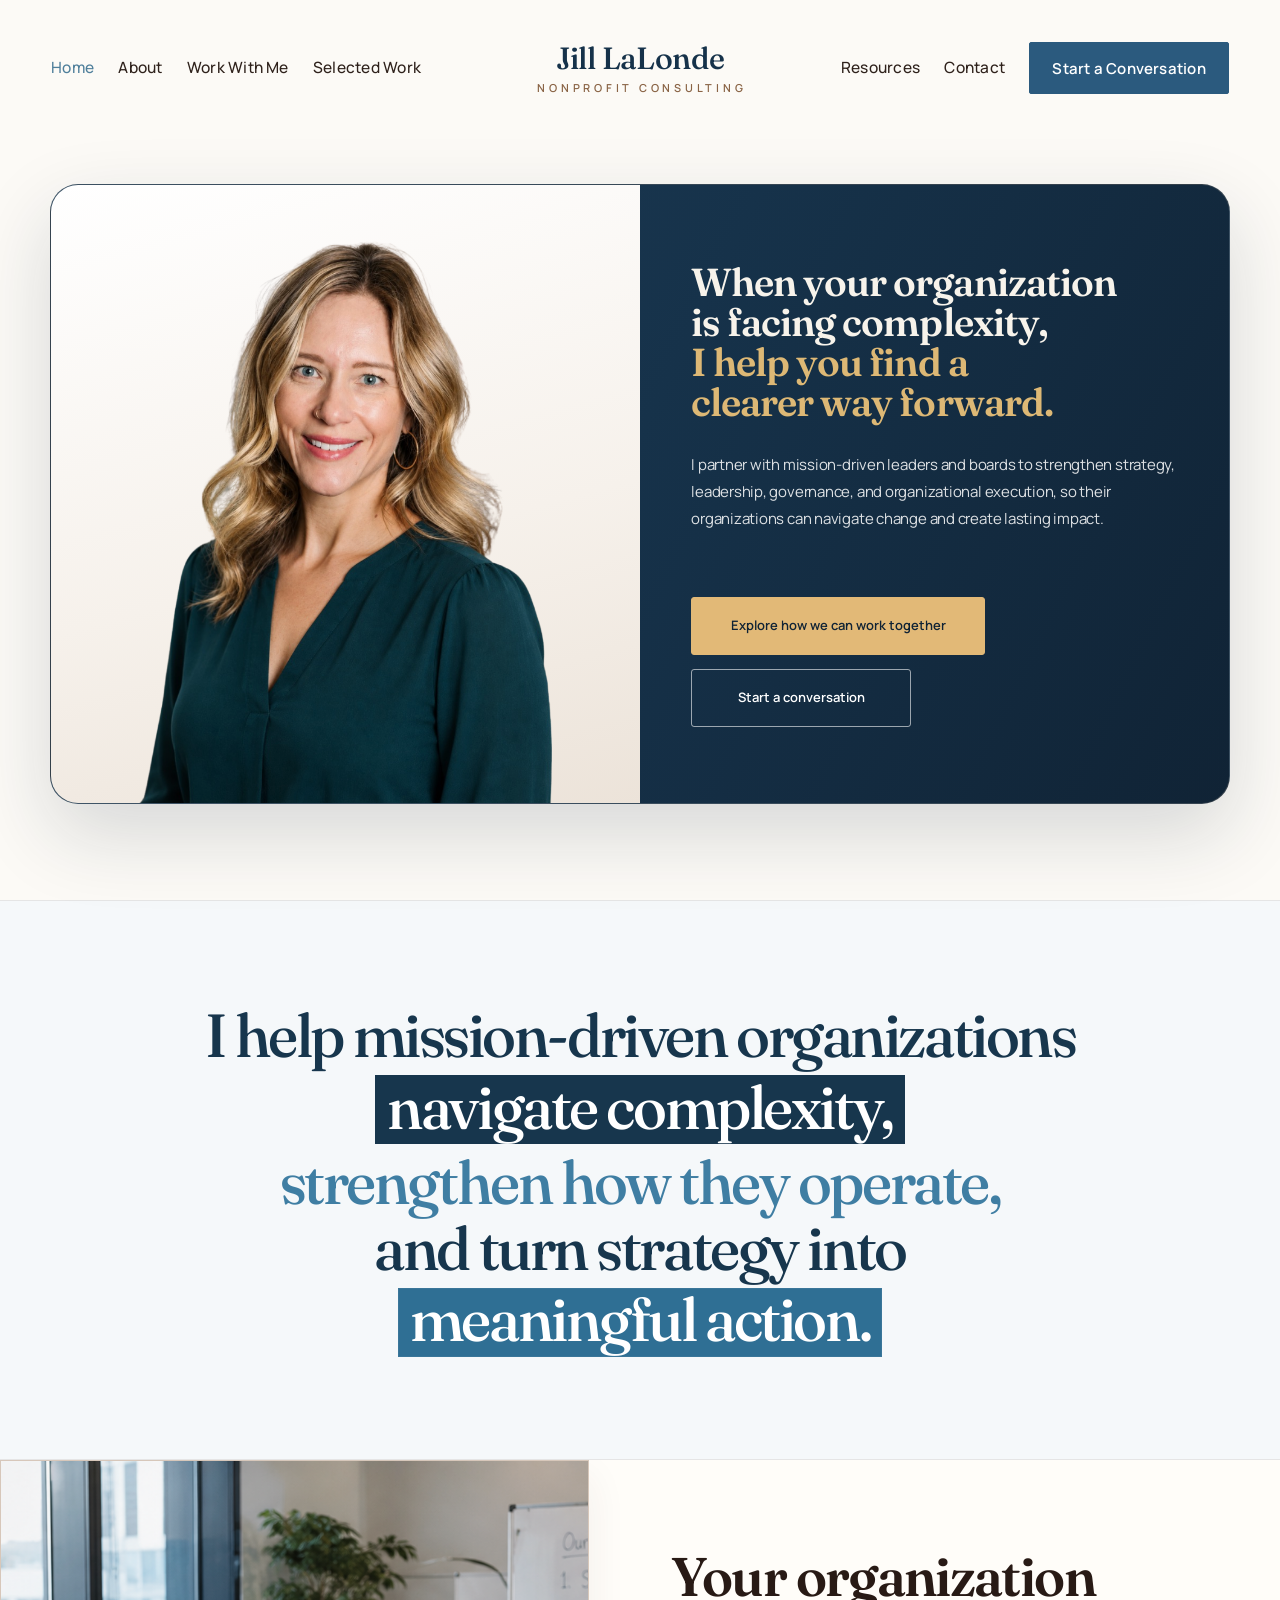
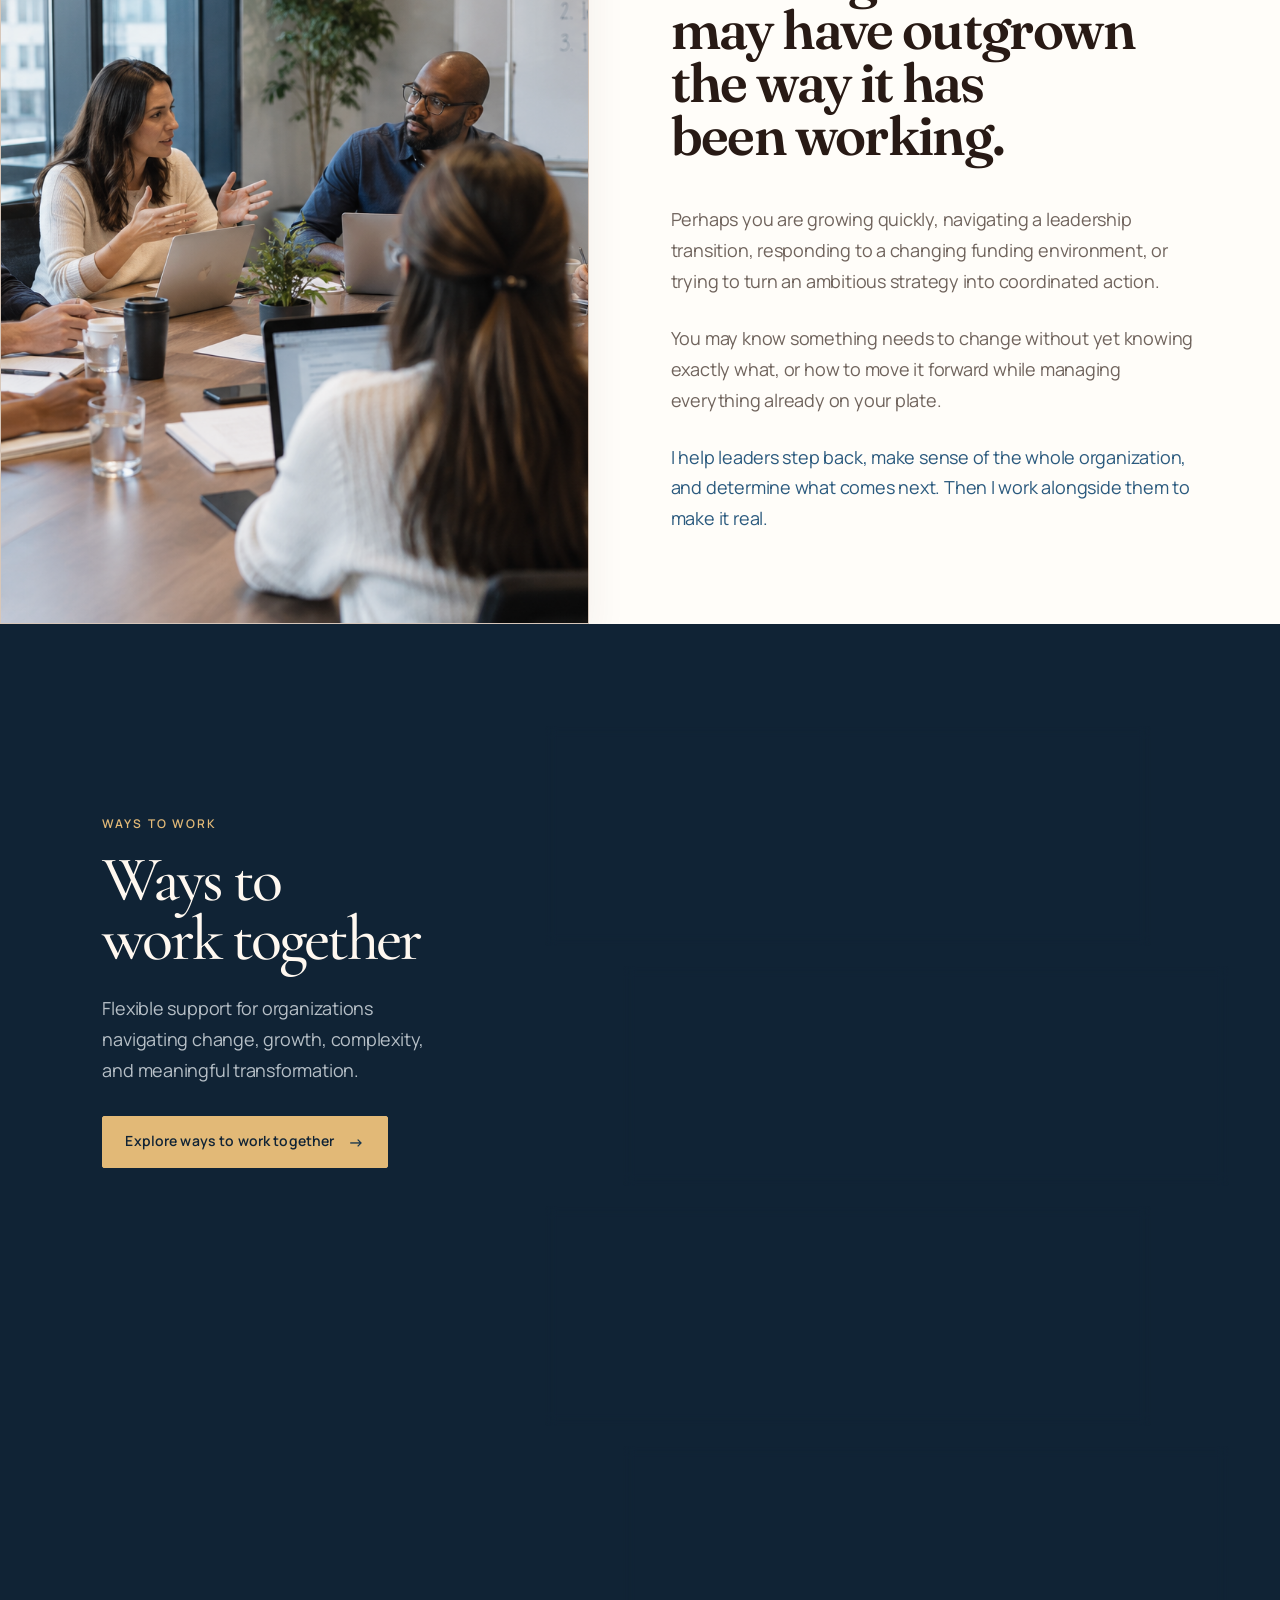
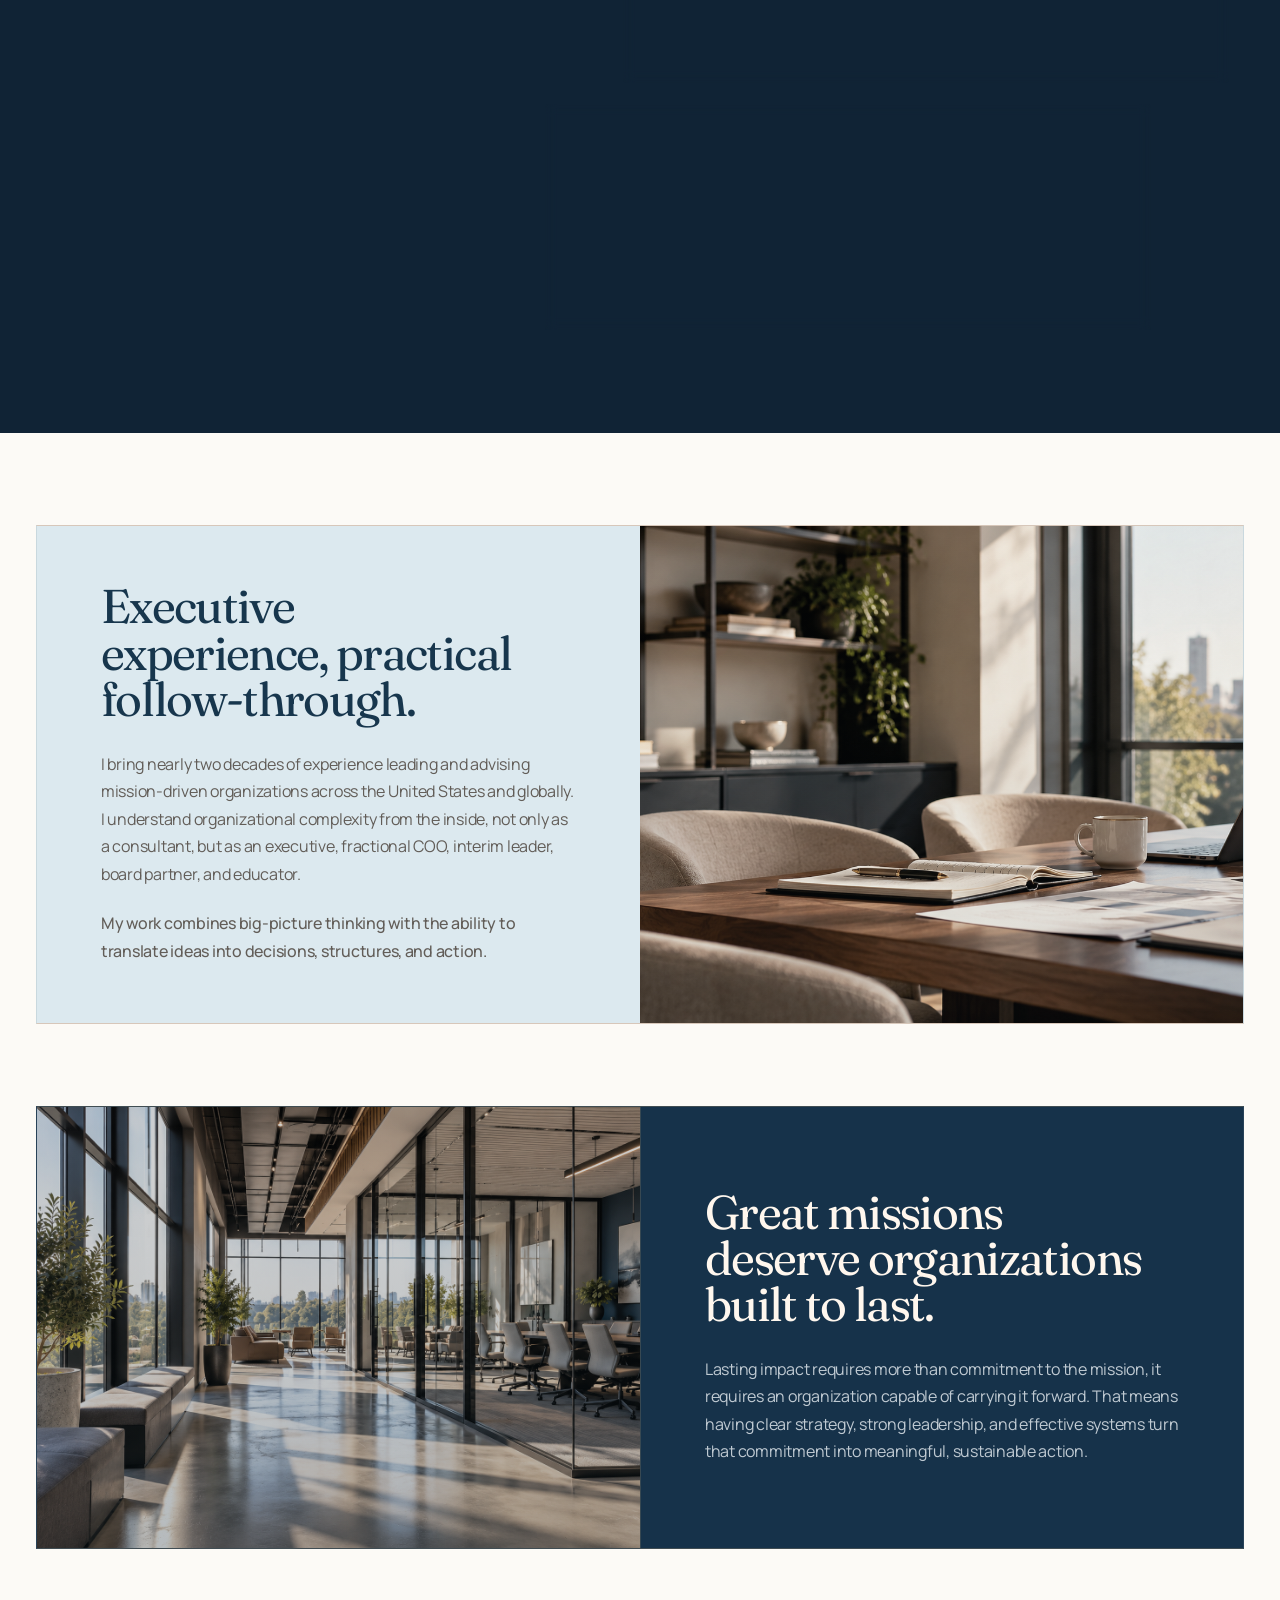
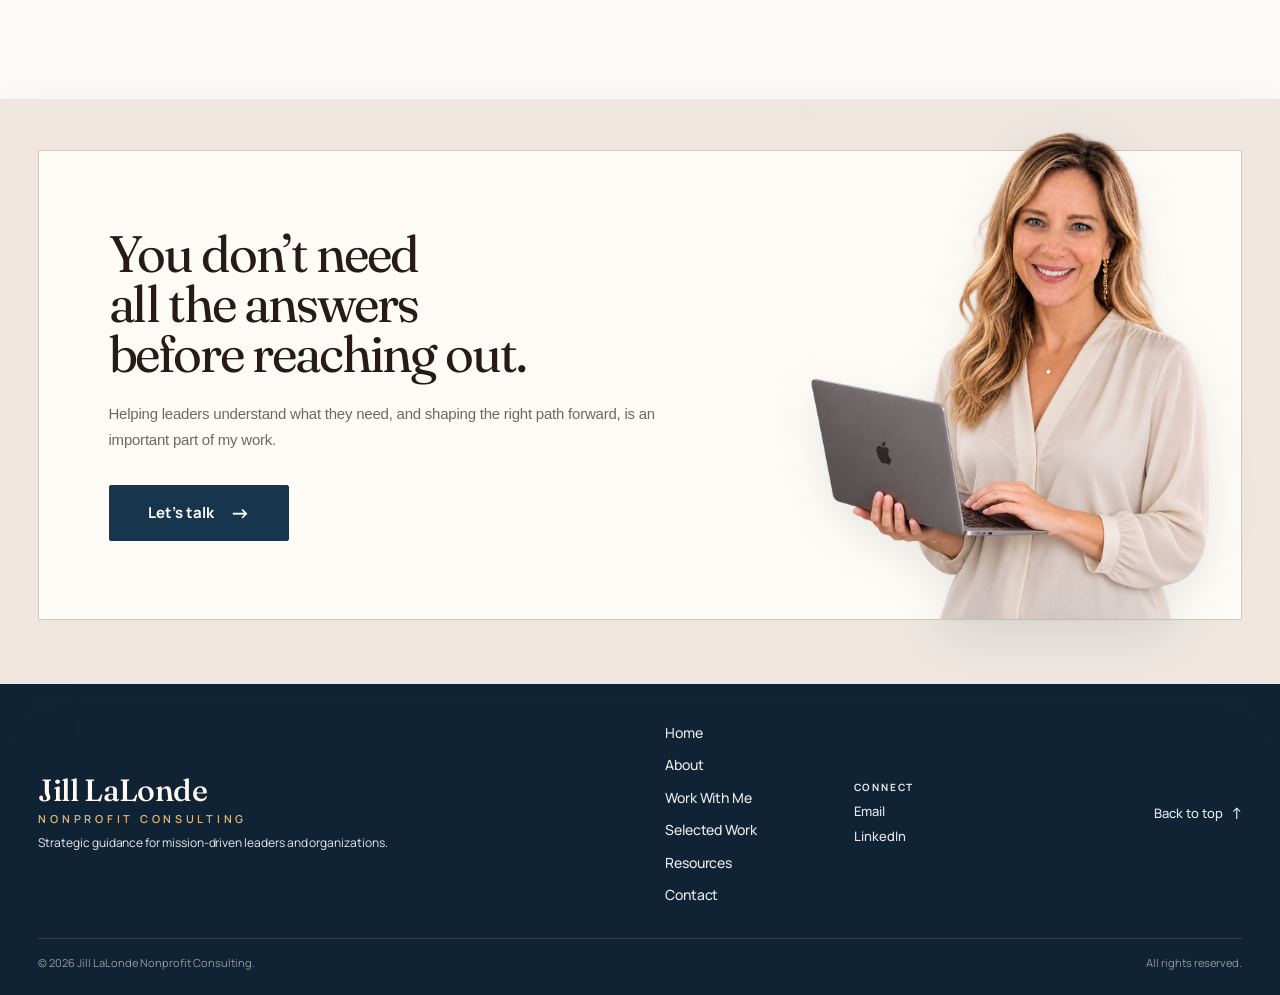
<file: index.html>
<!DOCTYPE html>
<html lang="en">
<head>
<meta charset="UTF-8">
<meta name="viewport" content="width=device-width, initial-scale=1.0">
<title>Jill LaLonde | Nonprofit Consulting</title>
<meta name="description" content="I help mission-driven organizations navigate complexity, strengthen how they operate, and turn strategy into meaningful action.">

<link rel="preconnect" href="https://fonts.googleapis.com">
<link rel="preconnect" href="https://fonts.gstatic.com" crossorigin>
<link href="https://fonts.googleapis.com/css2?family=Cormorant+Garamond:wght@400;500;600&family=Fraunces:opsz,wght@9..144,600&family=Manrope:wght@400;500;600&display=swap" rel="stylesheet">
<link rel="preconnect" href="https://api.fontshare.com">
<link href="https://api.fontshare.com/v2/css?f[]=satoshi@400,500,700&display=swap" rel="stylesheet">

<link rel="stylesheet" href="css/main.css?v=20261019-home5">
<link rel="stylesheet" href="css/pages.css?v=20261019-home5">


<style id="jill-refined-color-palette">
/* =========================================================
   REFINED BRAND COLOR SYSTEM
   Design/spacing/content are unchanged — color only.
   ========================================================= */
:root {
    --brand-navy: #17364D;
    --brand-blue: #4F7F9B;
    --brand-soft-blue: #DCE9EF;
    --brand-cream: #F7F3EB;
    --brand-warm-white: #FCFAF6;
    --brand-gold: #DDB875;
    --brand-brown: #765B46;
    --brand-brown-light: #B89A7A;
    --brand-ink: #24333D;
    --brand-muted: #667680;
}

/* Base */
html,
body,
.page {
    background: var(--brand-warm-white) !important;
    color: var(--brand-ink) !important;
}

body {
    background-color: var(--brand-warm-white) !important;
}

/* Header / navigation */
.header {
    background: rgba(252, 250, 246, 0.96) !important;
    border-color: rgba(23, 54, 77, 0.12) !important;
}

.nav-link,
.site-wordmark,
.wm-name {
    color: var(--brand-navy) !important;
}

.wm-sub {
    color: var(--brand-brown) !important;
}

.nav-link:hover,
.nav-link:focus,
.nav-link[aria-current="page"] {
    color: var(--brand-blue) !important;
}

.nav-link-call,
.mobile-menu-cta {
    background: var(--brand-navy) !important;
    color: #FFFFFF !important;
    border-color: var(--brand-navy) !important;
}

.nav-link-call:hover,
.mobile-menu-cta:hover {
    background: var(--brand-blue) !important;
    border-color: var(--brand-blue) !important;
    color: #FFFFFF !important;
}

.menu-icon span {
    background: var(--brand-navy) !important;
}

.mobile-menu {
    background: var(--brand-cream) !important;
}

.mobile-menu a {
    color: var(--brand-navy) !important;
}

/* Hero */
.hero,
.hero-stage {
    background: var(--brand-warm-white) !important;
}

.hero-card {
    background: var(--brand-navy) !important;
}

.hero-content,
.hero-content * {
    position: relative;
    z-index: 2;
}

.hero-heading,
.home-hero-heading {
    color: var(--brand-cream) !important;
}

.hero-accent-text {
    color: var(--brand-gold) !important;
}

.hero-description,
.home-hero-description {
    color: rgba(255,255,255,.86) !important;
}

.photo-glow {
    background: rgba(221, 184, 117, 0.30) !important;
}

.image-fade {
    background: linear-gradient(
        to right,
        rgba(220, 233, 239, 0) 0%,
        rgba(220, 233, 239, 0.12) 55%,
        var(--brand-soft-blue) 100%
    ) !important;
}

/* Buttons */
.button,
.home-primary-button,
.home-contact-submit {
    transition: background-color .2s ease, color .2s ease, border-color .2s ease !important;
}

.button-discovery {
    background: var(--brand-gold) !important;
    color: var(--brand-navy) !important;
    border-color: var(--brand-gold) !important;
}

.button-discovery:hover {
    background: #E7C98F !important;
    color: var(--brand-navy) !important;
    border-color: #E7C98F !important;
}

.home-primary-button,
.home-contact-submit {
    background: var(--brand-navy) !important;
    color: #FFFFFF !important;
    border-color: var(--brand-navy) !important;
}

.home-primary-button:hover,
.home-contact-submit:hover {
    background: var(--brand-blue) !important;
    border-color: var(--brand-blue) !important;
}

.button-approach {
    background: transparent !important;
    color: #FFFFFF !important;
    border-color: rgba(255,255,255,.55) !important;
}

.button-approach:hover {
    background: rgba(255,255,255,.10) !important;
    color: #FFFFFF !important;
    border-color: #FFFFFF !important;
}

.home-services-intro-button {
    background: transparent !important;
    color: var(--brand-navy) !important;
    border-color: var(--brand-navy) !important;
}

.button-approach:hover,
.home-services-intro-button:hover {
    background: var(--brand-gold) !important;
    color: var(--brand-navy) !important;
    border-color: var(--brand-gold) !important;
}

/* Central message — preserve the original animation, only correct the colors */
.home-message {
    background: var(--brand-navy) !important;
}

.home-message .message-line {
    text-shadow: none !important;
}

.home-message .message-line--base {
    color: var(--brand-cream) !important;
}

.home-message .message-line--offset-one {
    color: var(--brand-gold) !important;
}

.home-message .message-line--offset-two {
    color: #8FC0D8 !important;
}

.home-message .message-line--offset-three {
    color: var(--brand-cream) !important;
}

.home-message .message-line--final {
    color: #FFFFFF !important;
    background: var(--brand-brown) !important;
}

/* Main content sections */
.home-complexity,
.home-services,
.home-story-stack {
    background: var(--brand-warm-white) !important;
}

.home-section-title,
.home-story-title,
.service-content h2,
.service-content h3 {
    color: var(--brand-navy) !important;
}

.home-copy-stack,
.home-story-copy,
.home-story-text,
.home-services-intro-copy,
.service-content p {
    color: var(--brand-ink) !important;
}

.home-copy-emphasis,
.home-story-emphasis,
.home-services-kicker {
    color: var(--brand-brown) !important;
}

/* Service cards */
.service-feature-inner {
    background: var(--brand-cream) !important;
    border-color: rgba(23, 54, 77, 0.12) !important;
}

.service-index {
    color: var(--brand-brown) !important;
}

.service-feature--01 .service-blob,
.service-feature--03 .service-blob,
.service-feature--05 .service-blob {
    background: var(--brand-soft-blue) !important;
}

.service-feature--02 .service-blob,
.service-feature--04 .service-blob {
    background: #EEE1CB !important;
}

/* Story cards */
.home-story-card {
    background: var(--brand-cream) !important;
}

.home-story-card--experience {
    background: var(--brand-soft-blue) !important;
}

.home-story-card--lasting {
    background: #EFE2CD !important;
}

/* Final CTA / contact */
.home-final-cta,
.home-contact-cta {
    background: var(--brand-navy) !important;
}

.home-contact-cta-inner,
.home-contact-content,
.home-contact-intro {
    color: #FFFFFF !important;
}

.home-contact-cta h2,
.home-contact-cta h3,
.home-final-cta h2,
.home-final-cta h3 {
    color: #FFFFFF !important;
}

.home-contact-shape--one {
    background: rgba(221, 184, 117, 0.26) !important;
}

.home-contact-shape--two {
    background: rgba(118, 91, 70, 0.25) !important;
}

/* Footer */
.site-footer {
    background: #102C3E !important;
    color: rgba(255,255,255,.86) !important;
}

.site-footer a,
.site-footer-brand,
.site-footer-tagline,
.site-footer-connect-label {
    color: rgba(255,255,255,.90) !important;
}

.site-footer a:hover {
    color: var(--brand-gold) !important;
}

.site-footer-bottom {
    border-color: rgba(255,255,255,.13) !important;
}

/* Text selection */
::selection {
    background: var(--brand-gold);
    color: var(--brand-navy);
}

/* High-specificity contrast fixes. These do not touch transforms, transitions,
   keyframes, JS classes, or any animation timing. */
body .hero .hero-card {
    background-color: var(--brand-navy) !important;
}
body .hero .hero-card .home-hero-heading {
    color: var(--brand-cream) !important;
}
body .hero .hero-card .home-hero-heading .hero-accent-text {
    color: var(--brand-gold) !important;
}
body .hero .hero-card .home-hero-description {
    color: rgba(255,255,255,.86) !important;
}
body .hero .hero-card .button-discovery {
    background-color: var(--brand-gold) !important;
    border-color: var(--brand-gold) !important;
    color: var(--brand-navy) !important;
}
body .hero .hero-card .button-approach {
    background-color: transparent !important;
    border-color: rgba(255,255,255,.58) !important;
    color: #fff !important;
}
body .home-message .message-line.message-line--base {
    color: var(--brand-cream) !important;
}
body .home-message .message-line.message-line--offset-one {
    color: var(--brand-gold) !important;
}
body .home-message .message-line.message-line--offset-two {
    color: #8FC0D8 !important;
}
body .home-message .message-line.message-line--offset-three {
    color: var(--brand-cream) !important;
}
body .home-message .message-line.message-line--final {
    color: #fff !important;
    background-color: var(--brand-brown) !important;
}
</style>


<style id="central-message-premium-fix">
/* =========================================================
   PREMIUM FIX — CENTRAL MESSAGE SECTION
   Keeps the existing animation intact.
   This only improves the color system and readability.
   ========================================================= */
body .home-message {
    background: #17364D !important;
}

body .home-message .message-line {
    text-shadow: none !important;
}

body .home-message .message-line.message-line--base,
body .home-message .message-line.message-line--offset-three {
    color: #F7F3EB !important;
}

body .home-message .message-line.message-line--offset-one {
    color: #E6C27A !important;
    background: rgba(11, 39, 60, 0.24) !important;
}

body .home-message .message-line.message-line--offset-two {
    color: #AFCFE0 !important;
}

body .home-message .message-line.message-line--final {
    color: #FFFFFF !important;
    background: #9A7558 !important;
}
</style>


<style id="central-message-light-final">
/* =========================================================
   CENTRAL MESSAGE — LIGHT PREMIUM VERSION
   Existing animation is preserved. Colors only.
   ========================================================= */
body .home-message {
    background: #FCFAF6 !important;
}

body .home-message .message-line {
    text-shadow: none !important;
}

/* I help mission-driven organizations */
body .home-message .message-line.message-line--base {
    color: #17364D !important;
    background: transparent !important;
}

/* navigate complexity */
body .home-message .message-line.message-line--offset-one {
    color: #B88646 !important;
    background: transparent !important;
}

/* strengthen how they operate */
body .home-message .message-line.message-line--offset-two {
    color: #4F7F9B !important;
    background: transparent !important;
}

/* and turn strategy into */
body .home-message .message-line.message-line--offset-three {
    color: #17364D !important;
    background: transparent !important;
}

/* meaningful action */
body .home-message .message-line.message-line--final {
    color: #FFFFFF !important;
    background: #765B46 !important;
}
</style>


<style id="central-message-minimal-color-fix">
/* =========================================================
   CENTRAL MESSAGE — MINIMAL PREMIUM COLOR SYSTEM
   Keeps all existing animation, transitions, timing,
   transforms, and JS behavior intact.
   ========================================================= */

body .home-message {
    background: #FCFAF6 !important;
}

body .home-message .message-line {
    text-shadow: none !important;
    background: transparent !important;
}

/* I help mission-driven organizations */
body .home-message .message-line.message-line--base {
    color: #17364D !important;
}

/* navigate complexity */
body .home-message .message-line.message-line--offset-one {
    color: #C99A52 !important;
}

/* strengthen how they operate */
body .home-message .message-line.message-line--offset-two {
    color: #17364D !important;
}

/* and turn strategy into */
body .home-message .message-line.message-line--offset-three {
    color: #17364D !important;
}

/* meaningful action */
body .home-message .message-line.message-line--final {
    color: #17364D !important;
    background: transparent !important;
}
</style>


<style id="central-message-blue-editorial-fix">
/* =========================================================
   CENTRAL MESSAGE — BLUE EDITORIAL VERSION
   SAME LAYOUT / SAME ANIMATION
   Only color treatment is changed.
   ========================================================= */

body .home-message {
    background: #F5F8FA !important;
}

body .home-message .message-line {
    text-shadow: none !important;
}

/* I help mission-driven organizations */
body .home-message .message-line.message-line--base {
    color: #17364D !important;
    background: transparent !important;
}

/* navigate complexity */
body .home-message .message-line.message-line--offset-one {
    color: #FFFFFF !important;
    background: #17364D !important;
}

/* strengthen how they operate */
body .home-message .message-line.message-line--offset-two {
    color: #3F7EA3 !important;
    background: transparent !important;
}

/* and turn strategy into */
body .home-message .message-line.message-line--offset-three {
    color: #17364D !important;
    background: transparent !important;
}

/* meaningful action */
body .home-message .message-line.message-line--final {
    color: #FFFFFF !important;
    background: #2F6F94 !important;
}
</style>


<style id="services-button-arrow-fix">
/* =========================================================
   WAYS TO WORK BUTTON — ARROW COLOR FIX
   Keeps all existing layout and animation.
   ========================================================= */

.home-services-intro-button,
.home-services-intro-button span {
    color: #17364D !important;
}

.home-services-intro-button span {
    opacity: 1 !important;
}

.home-services-intro-button:hover,
.home-services-intro-button:hover span {
    color: #17364D !important;
}
</style>


<style id="hero-buttons-spacing-fix">
/* =========================================================
   HERO BUTTONS — CLOSER, BALANCED, CONSISTENT
   ========================================================= */
body .hero .hero-card .hero-buttons {
    display: flex !important;
    align-items: center !important;
    justify-content: flex-start !important;
    flex-wrap: wrap !important;
    gap: 14px !important;
    margin-top: 30px !important;
}

body .hero .hero-card .hero-buttons .button {
    min-height: 58px !important;
    margin: 0 !important;
    padding: 0 28px !important;
    display: inline-flex !important;
    align-items: center !important;
    justify-content: center !important;
    border-radius: 3px !important;
    line-height: 1.2 !important;
    text-align: center !important;
    white-space: nowrap !important;
}

body .hero .hero-card .button-discovery {
    min-width: 294px !important;
}

body .hero .hero-card .button-approach {
    min-width: 220px !important;
}

@media (max-width: 760px) {
    body .hero .hero-card .hero-buttons {
        gap: 12px !important;
        margin-top: 24px !important;
    }

    body .hero .hero-card .hero-buttons .button {
        width: 100% !important;
        min-width: 0 !important;
    }
}
</style>


<style id="hero-jill-photo-bigger-higher-final">
/* =========================================================
   HERO PORTRAIT — BIGGER + HIGHER BUT GROUNDED (desktop/tablet)
   Mobile is handled in "home-mobile-hero-portrait-focus" below.
   ========================================================= */

body .hero .hero-card .hero-visual {
    position: relative !important;
    overflow: hidden !important;
}

body .hero .hero-card .jill-image {
    position: absolute !important;
    left: 50% !important;
    bottom: -14px !important;

    width: auto !important;
    height: 86% !important;
    max-width: none !important;
    max-height: none !important;

    object-fit: contain !important;
    object-position: center bottom !important;

    transform: translateX(-50%) scale(1.16) !important;
    transform-origin: center bottom !important;

    z-index: 2 !important;
}

body .hero .hero-card .photo-glow {
    z-index: 1 !important;
}

body .hero .hero-card .image-fade {
    z-index: 3 !important;
    pointer-events: none !important;
}

@media (max-width: 1000px) {
    body .hero .hero-card .jill-image {
        height: 89% !important;
        bottom: -10px !important;
        transform: translateX(-50%) scale(1.10) !important;
    }
}
</style>


<style id="final-cta-dark-brown-heading-fix">
/* FINAL CTA HEADING — ESPRESSO BROWN */
body .home-contact-cta h2,
body .home-final-cta h2 {
    color: #261B16 !important;
}
</style>


<style id="home-mobile-photo-fill-final">
/* =========================================================
   MOBILE — STORY PHOTOS FULL CONTAINER
   Fixes Executive Experience / Mission photo sizing on phones.
   ========================================================= */
@media (max-width: 760px) {

    .home-story-stack {
        padding: 56px 12px !important;
    }

    .home-story-card {
        margin-bottom: 18px !important;
        border-radius: 12px !important;
        overflow: hidden !important;
    }

    .home-story-card-inner {
        display: flex !important;
        flex-direction: column !important;
        grid-template-columns: 1fr !important;
        gap: 0 !important;
        min-height: 0 !important;
    }

    .home-story-photo {
        order: 1 !important;
        position: relative !important;
        width: 100% !important;
        height: 330px !important;
        min-height: 330px !important;
        margin: 0 !important;
        overflow: hidden !important;
        align-self: stretch !important;
    }

    .home-story-photo img {
        display: block !important;
        width: 100% !important;
        height: 100% !important;
        max-width: none !important;
        max-height: none !important;
        object-fit: cover !important;
        object-position: center center !important;
        transform: scale(1.12) !important;
        transform-origin: center center !important;
    }

    .home-story-card--experience .home-story-photo img {
        object-position: center 50% !important;
        transform: scale(1.18) !important;
    }

    .home-story-card--lasting .home-story-photo img {
        object-position: center center !important;
        transform: scale(1.12) !important;
    }

    .home-story-text {
        order: 2 !important;
        width: 100% !important;
        padding: 34px 24px 38px !important;
    }

    .home-story-title {
        margin-top: 0 !important;
        font-size: clamp(2rem, 9vw, 2.65rem) !important;
        line-height: 1.04 !important;
    }

    .home-story-copy p {
        font-size: .95rem !important;
        line-height: 1.68 !important;
    }
}

@media (max-width: 390px) {
    .home-story-photo {
        height: 285px !important;
        min-height: 285px !important;
    }

    .home-story-text {
        padding: 30px 20px 34px !important;
    }
}
</style>


<style id="mobile-story-photo-first-final">
/* MOBILE — always show the story image before the text */
@media (max-width: 760px) {
    body .home-story-card .home-story-card-inner {
        display: flex !important;
        flex-direction: column !important;
        gap: 0 !important;
    }

    body .home-story-card .home-story-photo,
    body .home-story-card--experience .home-story-photo,
    body .home-story-card--lasting .home-story-photo {
        order: 1 !important;
        width: 100% !important;
        height: 330px !important;
        min-height: 330px !important;
        margin: 0 !important;
        overflow: hidden !important;
    }

    body .home-story-card .home-story-text,
    body .home-story-card--experience .home-story-text,
    body .home-story-card--lasting .home-story-text {
        order: 2 !important;
        width: 100% !important;
    }

    body .home-story-card .home-story-photo img {
        display: block !important;
        width: 100% !important;
        height: 100% !important;
        max-width: none !important;
        max-height: none !important;
        object-fit: cover !important;
        object-position: center center !important;
    }
}

@media (max-width: 390px) {
    body .home-story-card .home-story-photo {
        height: 285px !important;
        min-height: 285px !important;
    }
}
</style>


<style id="home-mobile-hero-portrait-focus">
/* =========================================================
   MOBILE HERO — PORTRAIT FIRST, SOFT FADE INTO NAVY
   Jill's photo is the focus: bigger, centered on her face,
   and blended into the navy text panel (no hard line).
   Headline and copy are smaller so the card isn't a wall of text.
   ========================================================= */
@media (max-width: 760px) {

    /* Even side spacing (the card was sitting off-center) */
    body .hero .hero-stage {
        width: 100% !important;
        max-width: none !important;
        margin-left: 0 !important;
        margin-right: 0 !important;
        padding-left: 14px !important;
        padding-right: 14px !important;
    }

    body .hero .hero-card {
        display: flex !important;
        flex-direction: column !important;
        width: auto !important;
        max-width: none !important;
        height: auto !important;
        min-height: 0 !important;
        margin-left: 0 !important;
        margin-right: 0 !important;
        padding: 0 !important;
        border-radius: 18px !important;
        overflow: hidden !important;
        background: #17364D !important;
    }

    body .hero .hero-card .hero-visual {
        order: 1 !important;
        position: relative !important;
        width: 100% !important;
        height: 400px !important;
        min-height: 400px !important;
        margin: 0 !important;
        padding: 0 !important;
        border: 0 !important;
        overflow: hidden !important;
        clip-path: inset(0) !important;
    }

    /* Bigger, centered on her face, shoulders run off the bottom */
    body .hero .hero-card .jill-image {
        left: 50% !important;
        right: auto !important;
        top: auto !important;
        bottom: 0 !important;
        width: auto !important;
        height: 100% !important;
        object-fit: contain !important;
        object-position: center bottom !important;
        transform: translateX(-50%) scale(1.14) !important;
        transform-origin: center 30% !important;
    }

    /* Soft fade from the photo into the navy panel */
    body .hero .hero-card .image-fade {
        display: block !important;
        position: absolute !important;
        inset: 0 !important;
        top: 0 !important;
        right: 0 !important;
        bottom: 0 !important;
        left: 0 !important;
        width: 100% !important;
        height: 100% !important;
        min-height: 0 !important;
        max-height: none !important;
        margin: 0 !important;
        transform: none !important;
        opacity: 1 !important;
        z-index: 3 !important;
        background: linear-gradient(
            180deg,
            rgba(23,54,77,0) 0%,
            rgba(23,54,77,0) 50%,
            rgba(36,70,96,.03) 55%,
            rgba(34,68,94,.08) 60%,
            rgba(32,66,91,.15) 65%,
            rgba(30,63,88,.25) 70%,
            rgba(28,61,85,.37) 75%,
            rgba(26,59,82,.51) 80%,
            rgba(25,57,80,.65) 85%,
            rgba(24,56,79,.78) 89%,
            rgba(23,55,78,.89) 93%,
            rgba(23,54,77,.96) 97%,
            #17364D 100%
        ) !important;
    }

    body .hero .hero-card .hero-content {
        order: 2 !important;
        position: relative !important;
        z-index: 4 !important;
        width: 100% !important;
        max-width: none !important;
        margin: 0 !important;
        padding: 4px 22px 28px !important;
        border: 0 !important;
        background: transparent !important;
    }

    body .hero .hero-card .home-hero-heading {
        max-width: none !important;
        margin: 0 !important;
        font-size: clamp(1.8rem, 7.4vw, 2.3rem) !important;
        line-height: 1.05 !important;
        letter-spacing: -.035em !important;
        text-wrap: balance !important;
    }

    body .hero .hero-card .home-hero-description {
        max-width: none !important;
        margin: 14px 0 0 !important;
        font-size: .9rem !important;
        line-height: 1.6 !important;
    }

    body .hero .hero-card .hero-buttons {
        flex-direction: column !important;
        align-items: stretch !important;
        flex-wrap: nowrap !important;
        gap: 9px !important;
        margin-top: 20px !important;
    }

    body .hero .hero-card .hero-buttons .button {
        width: 100% !important;
        min-width: 0 !important;
        min-height: 50px !important;
        padding: 0 16px !important;
        border-radius: 8px !important;
        font-size: .84rem !important;
        white-space: normal !important;
    }
}

@media (max-width: 390px) {

    body .hero .hero-stage {
        padding-left: 10px !important;
        padding-right: 10px !important;
    }

    body .hero .hero-card .hero-visual {
        height: 350px !important;
        min-height: 350px !important;
    }

    body .hero .hero-card .hero-content {
        padding: 0 18px 24px !important;
    }

    body .hero .hero-card .home-hero-heading {
        font-size: 1.72rem !important;
    }
}
</style>


<style id="home-mobile-cta-portrait">
/* =========================================================
   CLOSING CTA — MOBILE: bigger portrait
   Same treatment as Work With Me, Selected Work and Resources:
   text and button on top, then Jill's photo filling the full
   width of the card, flush on the bottom edge.
   ========================================================= */
@media (max-width: 767px) {

    body .home-contact-cta .home-contact-cta-inner {
        display: flex !important;
        flex-direction: column !important;
        align-items: stretch !important;
        padding-bottom: 0 !important;
        overflow: hidden !important;
    }

    body .home-contact-cta .home-contact-content {
        order: 1 !important;
        position: relative !important;
        z-index: 2 !important;
    }

    body .home-contact-cta .home-contact-visual {
        order: 2 !important;
        position: relative !important;
        inset: auto !important;
        width: 100% !important;
        max-width: none !important;
        height: auto !important;
        min-height: 0 !important;
        margin: 32px 0 0 !important;
        padding: 0 !important;
        display: block !important;
        overflow: visible !important;
        transform: none !important;
    }

    body .home-contact-cta .home-contact-shape {
        display: none !important;
    }

    body .home-contact-cta .home-contact-portrait {
        position: relative !important;
        inset: auto !important;
        top: auto !important;
        right: auto !important;
        bottom: auto !important;
        left: auto !important;
        display: block !important;
        width: 100% !important;
        max-width: none !important;
        height: auto !important;
        max-height: none !important;
        margin: 0 auto !important;
        object-fit: contain !important;
        object-position: center bottom !important;
        transform: none !important;
    }
}

@media (max-width: 560px) {
    body .home-contact-cta .home-contact-submit {
        width: 100% !important;
        min-width: 0 !important;
        padding: 0 16px !important;
        justify-content: center !important;
        gap: 10px !important;
        font-size: 14px !important;
        white-space: nowrap !important;
    }
}
</style>

</head>

<body>

<div class="page">


<!-- =========================================================
     HEADER
========================================================= -->
<header class="header" id="siteHeader">

    <nav class="header-nav header-nav-left" aria-label="Primary navigation left">
        <a href="index.html" class="nav-link" aria-current="page">Home</a>
        <a href="about.html" class="nav-link">About</a>
        <a href="work-with-me.html" class="nav-link">Work With Me</a>
        <a href="selected-work.html" class="nav-link">Selected Work</a>
    </nav>

    <a href="index.html" class="brand brand-wordmark site-wordmark" aria-label="Jill LaLonde Nonprofit Consulting home">
        <span class="wm-name">Jill LaLonde</span>
        <span class="wm-sub">Nonprofit Consulting</span>
    </a>

    <nav class="header-nav header-nav-right" aria-label="Primary navigation right">
        <a href="resources.html" class="nav-link">Resources</a>
        <a href="contact.html" class="nav-link">Contact</a>
        <a href="contact.html" class="nav-link nav-link-call">Start a Conversation</a>

        <button
            class="menu-toggle"
            type="button"
            aria-label="Open navigation"
            aria-expanded="false"
        >
            <span class="menu-icon">
                <span></span>
                <span></span>
                <span></span>
            </span>
        </button>
    </nav>

</header>


<!-- =========================================================
     MOBILE MENU
========================================================= -->
<nav class="mobile-menu" aria-label="Mobile navigation">
    <a href="index.html" aria-current="page">Home</a>
    <a href="about.html">About</a>
    <a href="work-with-me.html">Work With Me</a>
    <a href="selected-work.html">Selected Work</a>
    <a href="resources.html">Resources</a>
    <a href="contact.html">Contact</a>
    <a href="contact.html" class="mobile-menu-cta">Start a Conversation</a>
</nav>


<!-- =========================================================
     HERO
========================================================= -->
<main class="hero" id="top">
    <div class="hero-stage">
        <section class="hero-card">

            <div class="hero-visual">
                <div class="photo-glow"></div>
                <img
                    src="jill.png"
                    class="jill-image"
                    alt="Jill LaLonde"
                >
                <div class="image-fade"></div>
            </div>

            <div class="hero-content">
                <h1 class="hero-heading home-hero-heading">
                    When your organization is facing complexity, <span class="hero-accent-text">I help you find a clearer way forward.</span>
                </h1>

                <p class="hero-description home-hero-description">
                    I partner with mission-driven leaders and boards to strengthen strategy, leadership, governance, and organizational execution, so their organizations can navigate change and create lasting impact.
                </p>

                <div class="hero-buttons">
                    <a href="#services" class="button button-discovery">
                        Explore how we can work together
                    </a>
                    <a href="contact.html" class="button button-approach">
                        Start a conversation
                    </a>
                </div>
            </div>

        </section>
    </div>
</main>


<!-- =========================================================
     CENTRAL MESSAGE — EDITORIAL STATEMENT
========================================================= -->
<section class="home-message" aria-label="Central website message">
    <div class="home-message-shell">
        <div class="home-message-inner">
            <p class="home-message-statement">
                <span class="message-line message-line--base">I help mission-driven organizations</span>
                <span class="message-line message-line--accent message-line--offset-one">navigate complexity,</span>
                <span class="message-line message-line--accent message-line--offset-two">strengthen how they operate,</span>
                <span class="message-line message-line--base message-line--offset-three">and turn strategy into</span>
                <span class="message-line message-line--accent message-line--final">meaningful action.</span>
            </p>
        </div>
    </div>
</section>


<!-- =========================================================
     ORGANIZATIONAL COMPLEXITY
========================================================= -->
<section class="home-complexity" id="about">
    <div class="home-section-wrap home-complexity-grid">
        <div class="home-complexity-photo-column">
            <figure class="home-complexity-photo-wrap">
                <img
                    src="organization.png"
                    alt="Strategic leadership and organizational direction represented through a refined chess network"
                    class="home-complexity-photo"
                >
            </figure>
        </div>

        <div class="home-complexity-content">
            <h2 class="home-section-title">
                Your organization may have outgrown the way it has been working.
            </h2>

            <div class="home-copy-stack">
                <p>
                    Perhaps you are growing quickly, navigating a leadership transition, responding to a changing funding environment, or trying to turn an ambitious strategy into coordinated action.
                </p>
                <p>
                    You may know something needs to change without yet knowing exactly what, or how to move it forward while managing everything already on your plate.
                </p>
                <p class="home-copy-emphasis">
                    I help leaders step back, make sense of the whole organization, and determine what comes next. Then I work alongside them to make it real.
                </p>
            </div>
        </div>
    </div>
</section>


<!-- =========================================================
     WAYS TO WORK TOGETHER
========================================================= -->
<section class="home-services" id="services">
    <div class="home-services-intro">
        <div class="home-section-wrap">
            <div class="home-services-head">
                <p class="home-services-kicker">Ways to work</p>
                <h2 class="home-section-title">Ways to work together</h2>
                <p class="home-services-intro-copy">
                    Flexible support for organizations navigating change, growth, complexity, and meaningful transformation.
                </p>

                <a href="work-with-me.html" class="home-services-intro-button">
                    Explore ways to work together
                    <span aria-hidden="true">→</span>
                </a>
            </div>
        </div>
    </div>

    <div class="service-feature-stack">
        <article class="service-feature service-feature--01">
            <div class="service-feature-inner">
                <div class="service-visual" aria-hidden="true">
                    <div class="service-blob">
                        <svg viewBox="0 0 120 120" role="img" aria-label="Executive advisory icon">
                            <circle cx="60" cy="60" r="38"></circle>
                            <path d="M60 31v58M31 60h58"></path>
                            <circle cx="60" cy="60" r="10"></circle>
                            <path d="M60 22l6 9-6 9-6-9 6-9zM60 80l6 9-6 9-6-9 6-9zM22 60l9-6 9 6-9 6-9-6zM80 60l9-6 9 6-9 6-9-6z"></path>
                        </svg>
                    </div>
                </div>
                <div class="service-content">
                    <span class="service-index">01</span>
                    <h3>Executive Advisory</h3>
                    <p>A trusted thought partner for executives navigating consequential decisions, organizational complexity, and change.</p>
                </div>
            </div>
        </article>

        <article class="service-feature service-feature--02">
            <div class="service-feature-inner">
                <div class="service-visual" aria-hidden="true">
                    <div class="service-blob">
                        <svg viewBox="0 0 120 120" role="img" aria-label="Fractional leadership icon">
                            <circle cx="60" cy="28" r="12"></circle>
                            <circle cx="31" cy="80" r="12"></circle>
                            <circle cx="89" cy="80" r="12"></circle>
                            <path d="M54 40L38 68M66 40l16 28M43 80h34"></path>
                            <path d="M60 52v26"></path>
                        </svg>
                    </div>
                </div>
                <div class="service-content">
                    <span class="service-index">02</span>
                    <h3>Fractional Leadership</h3>
                    <p>Embedded COO/executive leadership to strengthen the organization, build internal capacity, and move critical priorities forward.</p>
                </div>
            </div>
        </article>

        <article class="service-feature service-feature--03">
            <div class="service-feature-inner">
                <div class="service-visual" aria-hidden="true">
                    <div class="service-blob">
                        <svg viewBox="0 0 120 120" role="img" aria-label="Strategic planning icon">
                            <circle cx="60" cy="60" r="34"></circle>
                            <circle cx="60" cy="60" r="20"></circle>
                            <circle cx="60" cy="60" r="6"></circle>
                            <path d="M60 18v12M60 90v12M18 60h12M90 60h12"></path>
                            <path d="M84 36l-12 12"></path>
                        </svg>
                    </div>
                </div>
                <div class="service-content">
                    <span class="service-index">03</span>
                    <h3>Strategic Planning</h3>
                    <p>Focused engagements that bring clarity to organizational direction, priorities, roles, decision-making, and execution.</p>
                </div>
            </div>
        </article>

        <article class="service-feature service-feature--04">
            <div class="service-feature-inner">
                <div class="service-visual" aria-hidden="true">
                    <div class="service-blob">
                        <svg viewBox="0 0 120 120" role="img" aria-label="Nonprofit mergers and strategic partnerships icon">
                            <circle cx="44" cy="60" r="26"></circle>
                            <circle cx="76" cy="60" r="26"></circle>
                            <path d="M54 43c8 7 12 17 12 27 0 6-2 12-5 17"></path>
                            <path d="M66 43c-8 7-12 17-12 27 0 6 2 12 5 17"></path>
                        </svg>
                    </div>
                </div>
                <div class="service-content">
                    <span class="service-index">04</span>
                    <h3>Nonprofit Mergers and Strategic Partnerships</h3>
                    <p>Support exploring, assessing, and navigating mergers, shared services, and other forms of strategic partnership.</p>
                </div>
            </div>
        </article>

        <article class="service-feature service-feature--05">
            <div class="service-feature-inner">
                <div class="service-visual" aria-hidden="true">
                    <div class="service-blob">
                        <svg viewBox="0 0 120 120" role="img" aria-label="Workshops and retreats icon">
                            <circle cx="38" cy="42" r="10"></circle>
                            <circle cx="82" cy="42" r="10"></circle>
                            <circle cx="60" cy="33" r="11"></circle>
                            <path d="M22 84c2-15 9-23 21-23s19 8 21 23"></path>
                            <path d="M56 84c2-15 9-23 21-23s19 8 21 23"></path>
                            <path d="M38 88h44"></path>
                        </svg>
                    </div>
                </div>
                <div class="service-content">
                    <span class="service-index">05</span>
                    <h3>Workshops and Retreats</h3>
                    <p>Thoughtfully designed and expertly facilitated sessions that help boards and teams engage in the conversations that matter, leaving with shared direction and clear next steps.</p>
                </div>
            </div>
        </article>
    </div>

    <div class="home-services-action-wrap">
        <div class="home-section-wrap">
            <div class="home-services-action">
                <a href="work-with-me.html" class="home-primary-button">Explore ways to work together</a>
            </div>
        </div>
    </div>
</section>


<!-- =========================================================
     EXPERIENCE + LASTING IMPACT — TWO SCROLLING PHOTO CARDS
========================================================= -->
<section class="home-story-stack" id="experience" aria-label="Experience and lasting impact">
    <div class="home-story-stack-shell">

        <article class="home-story-card home-story-card--experience">
            <div class="home-story-card-inner">
                <div class="home-story-text">
                    <h2 class="home-story-title">
                        Executive experience, practical follow-through.
                    </h2>

                    <div class="home-story-copy">
                        <p>
                            I bring nearly two decades of experience leading and advising mission-driven organizations across the United States and globally. I understand organizational complexity from the inside, not only as a consultant, but as an executive, fractional COO, interim leader, board partner, and educator.
                        </p>
                        <p class="home-story-emphasis">
                            My work combines big-picture thinking with the ability to translate ideas into decisions, structures, and action.
                        </p>
                    </div>
                </div>

                <figure class="home-story-photo">
                    <img
                        src="executive.png"
                        alt="Refined modern interior used as a temporary editorial placeholder"
                        loading="lazy"
                    >
                </figure>
            </div>
        </article>

        <article class="home-story-card home-story-card--lasting">
            <div class="home-story-card-inner">
                <figure class="home-story-photo">
                    <img
                        src="mission.png"
                        alt="Contemporary architectural interior used as a temporary editorial placeholder"
                        loading="lazy"
                    >
                </figure>

                <div class="home-story-text">
                    <h2 class="home-story-title">
                        Great missions deserve organizations built to last.
                    </h2>

                    <div class="home-story-copy">
                        <p>
                            Lasting impact requires more than commitment to the mission, it requires an organization capable of carrying it forward. That means having clear strategy, strong leadership, and effective systems turn that commitment into meaningful, sustainable action.
                        </p>
                    </div>
                </div>
            </div>
        </article>

    </div>
</section>


<!-- =========================================================
     FINAL CTA
========================================================= -->
<section class="home-final-cta home-contact-cta" id="contact">
    <div class="home-contact-cta-inner">

        <div class="home-contact-visual" aria-hidden="true">
            <div class="home-contact-shape home-contact-shape--one"></div>
            <div class="home-contact-shape home-contact-shape--two"></div>
            <img
                src="jill-cta.png"
                alt=""
                class="home-contact-portrait"
            >
        </div>

        <div class="home-contact-content">
            <h2>You don’t need all the answers before reaching out.</h2>

            <p class="home-contact-intro">
                Helping leaders understand what they need, and shaping the right path forward, is an important part of my work.
            </p>

            <a href="contact.html" class="home-contact-submit">
                Let’s talk
                <span aria-hidden="true">→</span>
            </a>
        </div>

    </div>
</section>


<!-- =========================================================
     FOOTER
========================================================= -->
<footer class="site-footer" aria-label="Site footer">
    <div class="site-footer-inner">
        <div class="site-footer-brand-wrap">
            <a href="index.html" class="site-footer-brand site-wordmark" aria-label="Jill LaLonde Nonprofit Consulting home">
                <span class="wm-name">Jill LaLonde</span>
                <span class="wm-sub">Nonprofit Consulting</span>
            </a>
            <p class="site-footer-tagline">Strategic guidance for mission-driven leaders and organizations.</p>
        </div>

        <nav class="site-footer-nav" aria-label="Footer navigation">
            <a href="index.html">Home</a>
            <a href="about.html">About</a>
            <a href="work-with-me.html">Work With Me</a>
            <a href="selected-work.html">Selected Work</a>
            <a href="resources.html">Resources</a>
            <a href="contact.html">Contact</a>
        </nav>

        <div class="site-footer-connect">
            <span class="site-footer-connect-label">Connect</span>
            <div class="site-footer-connect-links">
                <a href="contact.html">Email</a>
                <!-- Replace # with Jill's LinkedIn profile URL -->
                <a href="#" aria-label="LinkedIn">LinkedIn</a>
            </div>
        </div>

        <a href="#top" class="site-footer-top">
            Back to top <span aria-hidden="true">↑</span>
        </a>
    </div>

    <div class="site-footer-bottom">
        <span>© 2026 Jill LaLonde Nonprofit Consulting.</span>
        <span>All rights reserved.</span>
    </div>
</footer>

</div>

<script src="js/site.js?v=20261019-home5"></script>

</body>
</html>
</file>
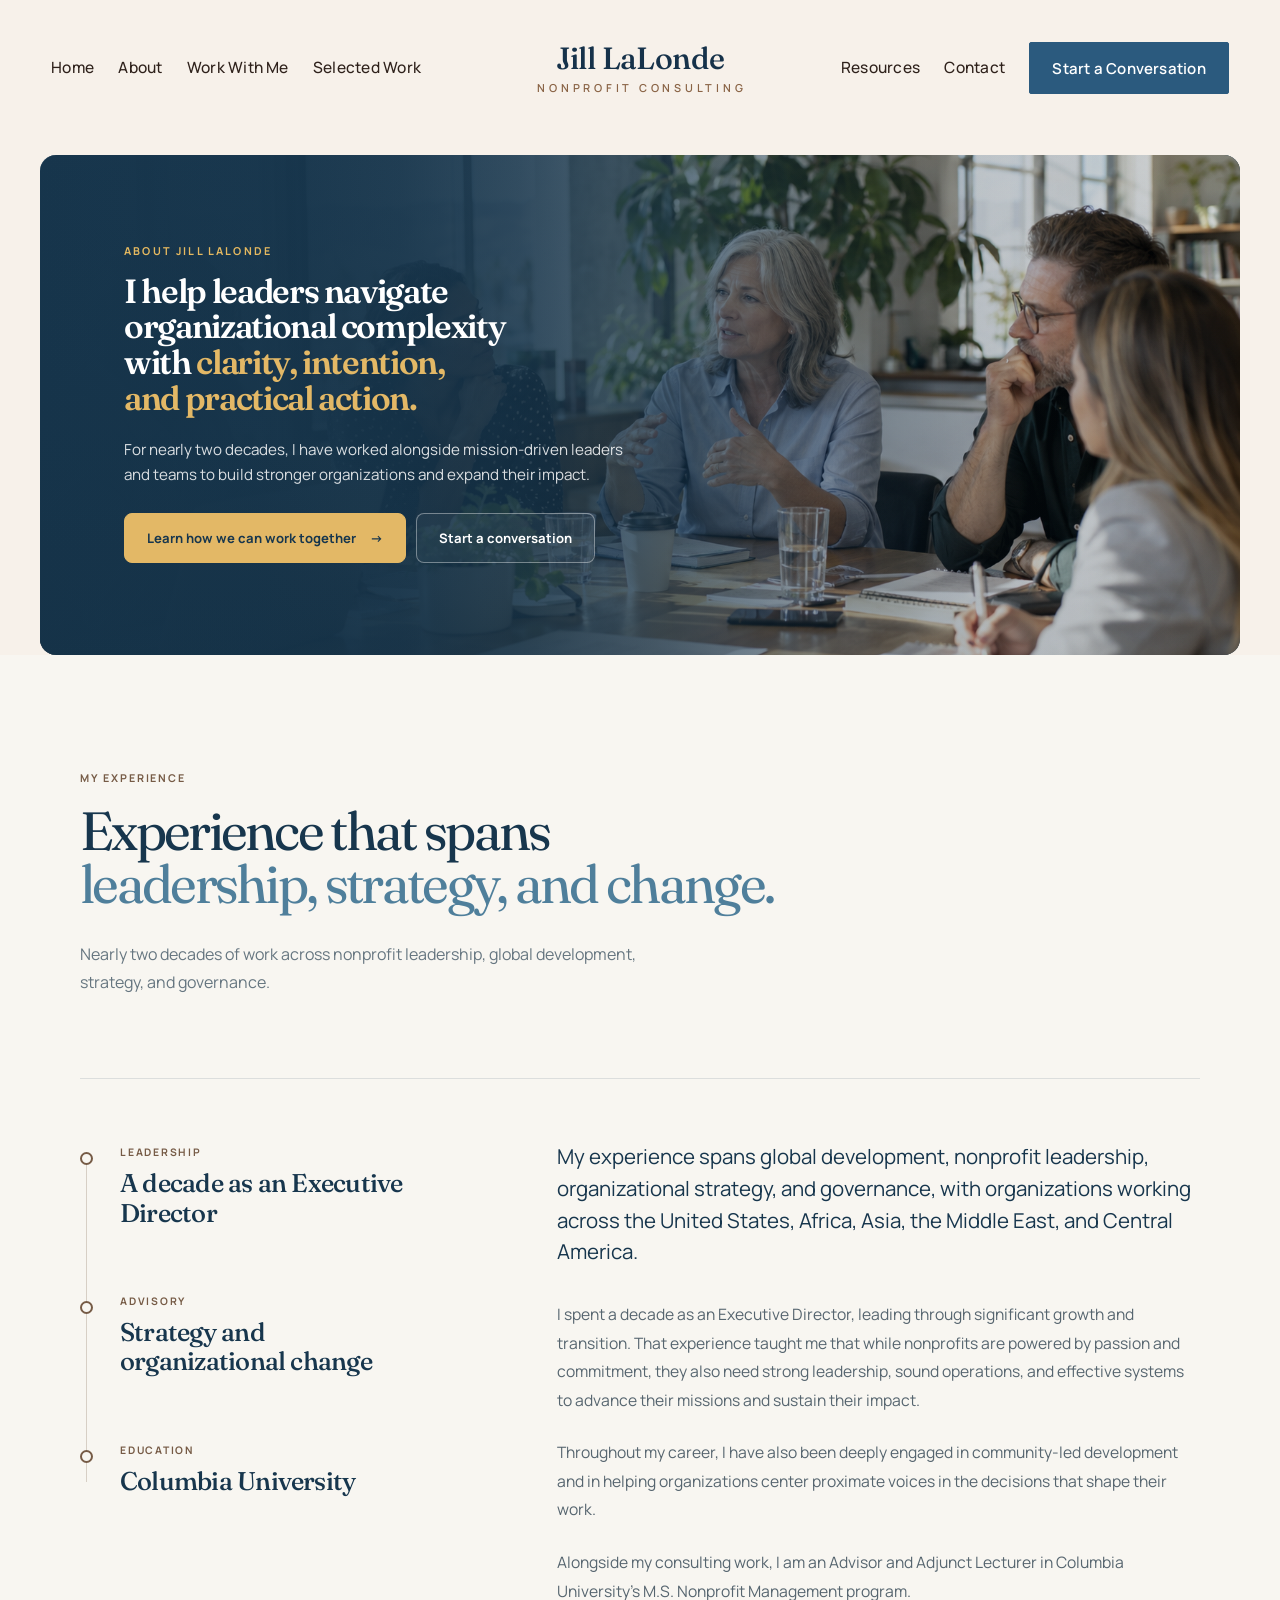
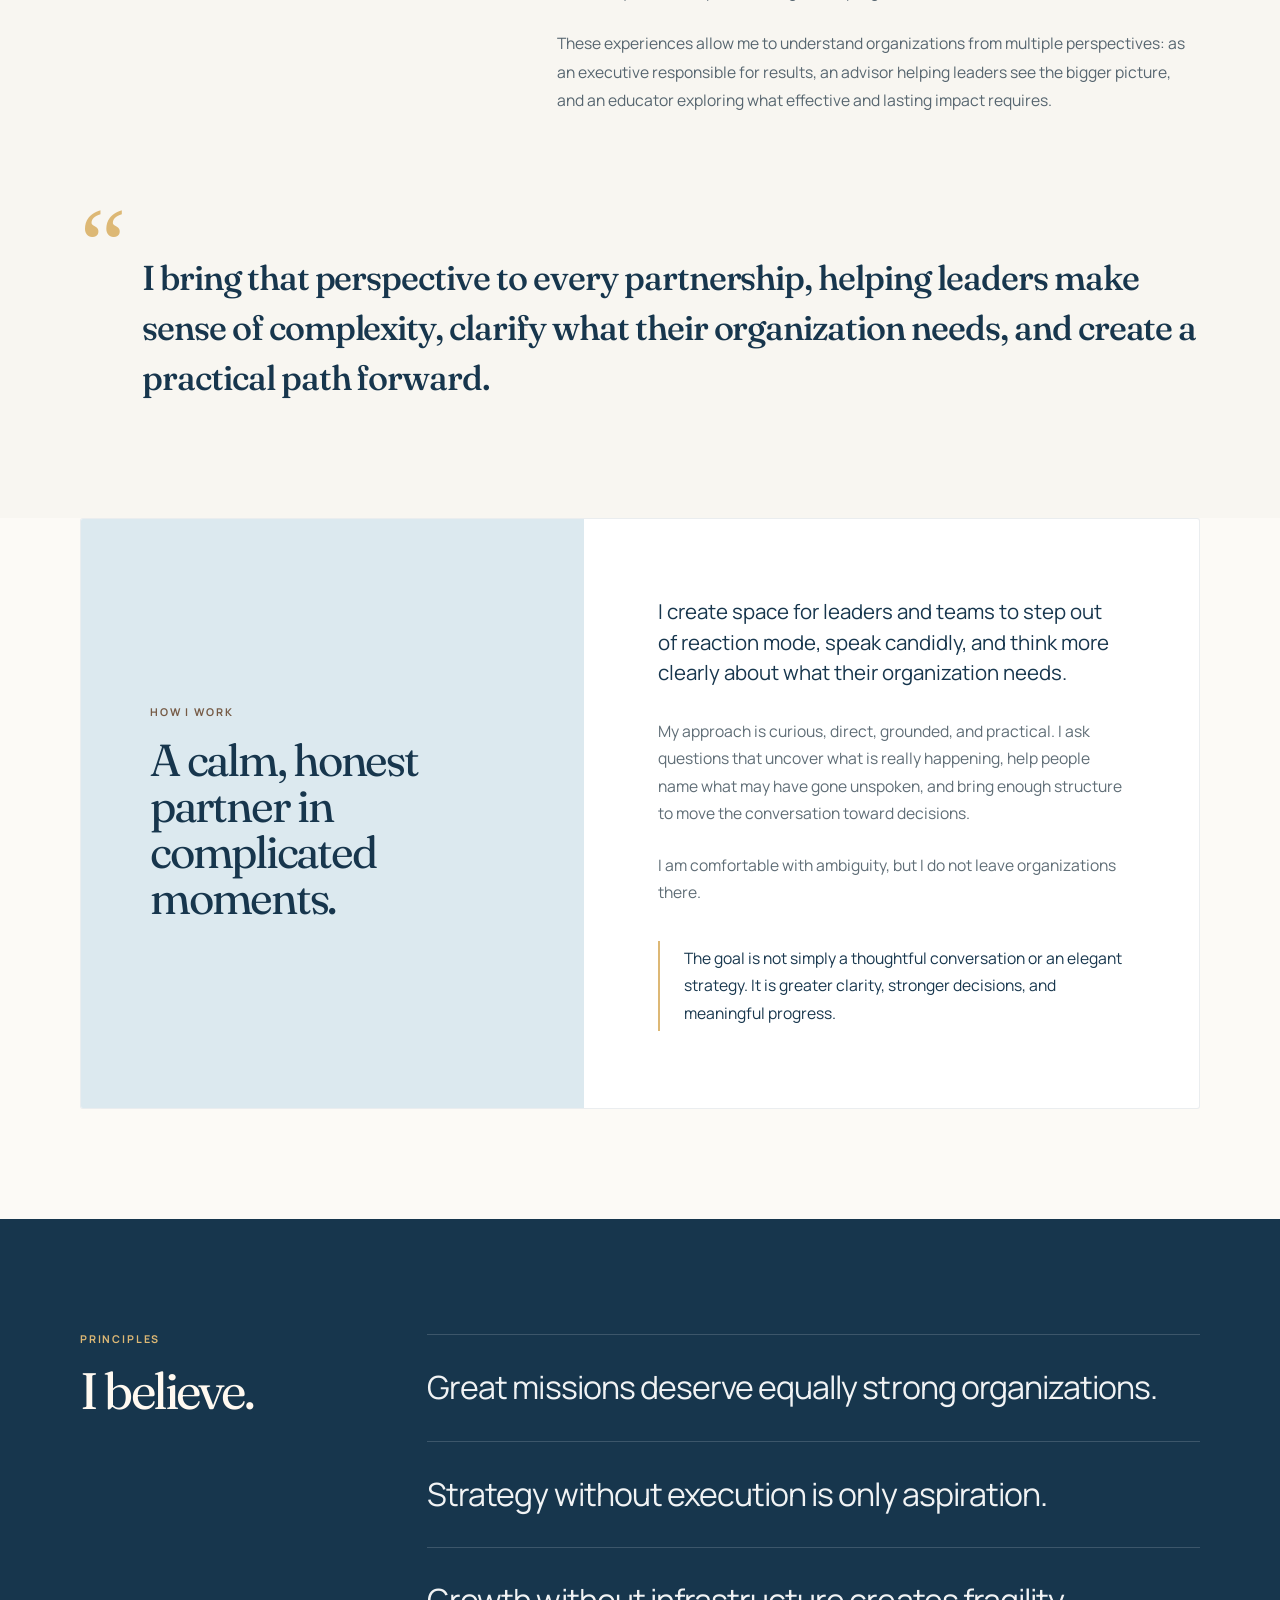
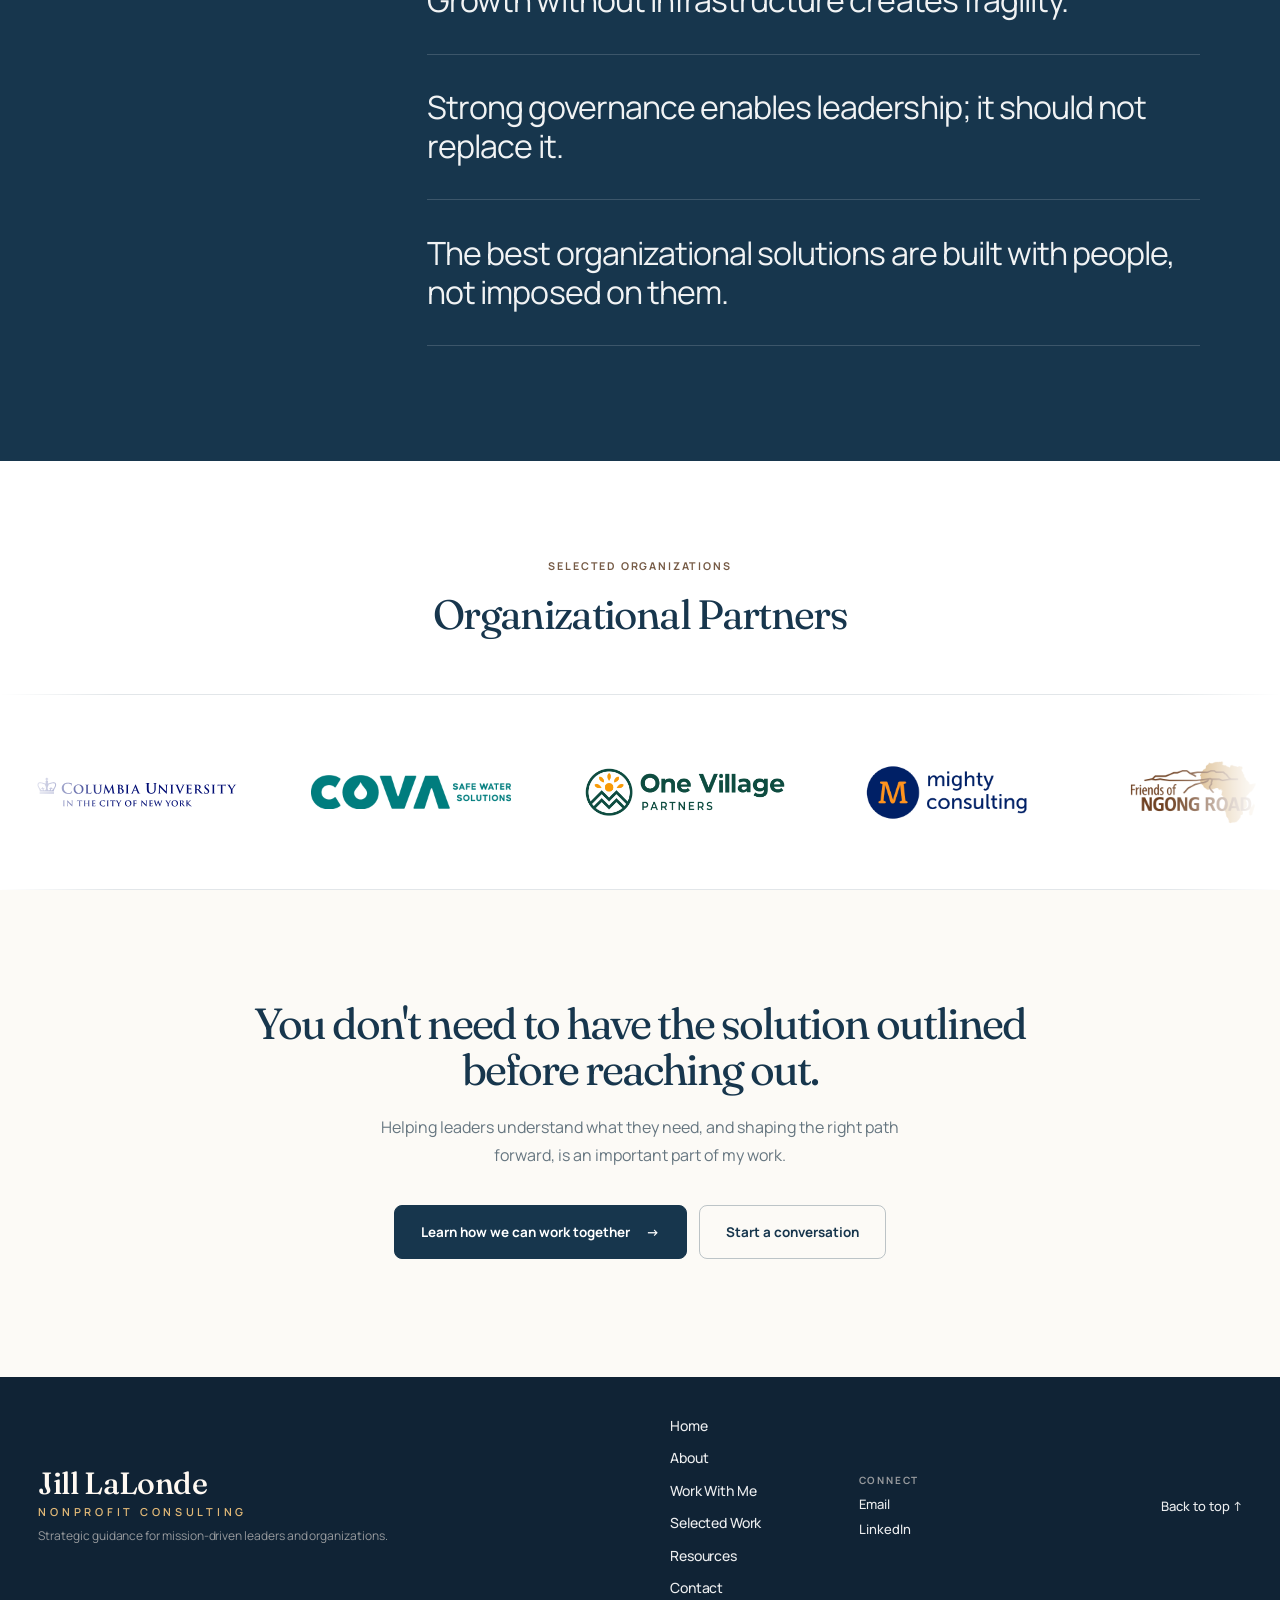
<file: about.html>
<!DOCTYPE html>
<html lang="en">

<head>

<meta charset="UTF-8">
<meta name="viewport" content="width=device-width, initial-scale=1.0">

<title>About | Jill LaLonde Nonprofit Consulting</title>

<meta
    name="description"
    content="For nearly two decades, Jill LaLonde has worked alongside mission-driven leaders and teams to build stronger organizations and expand their impact."
>

<link rel="preconnect" href="https://fonts.googleapis.com">
<link rel="preconnect" href="https://fonts.gstatic.com" crossorigin>

<link
    href="https://fonts.googleapis.com/css2?family=Fraunces:opsz,wght@9..144,400;9..144,500;9..144,600&family=Manrope:wght@400;500;600;700&display=swap"
    rel="stylesheet"
>

<link
    href="https://api.fontshare.com/v2/css?f[]=satoshi@400,500,700&display=swap"
    rel="stylesheet"
>

<link rel="stylesheet" href="css/main.css?v=20261027-about">
<link rel="stylesheet" href="css/pages.css?v=20261027-about">

<style>

/* =========================================================
   VARIABLES
========================================================= */

:root {
    --navy: #17364D;
    --navy-dark: #102C3E;
    --blue: #4F7F9B;
    --blue-soft: #DCE9EF;
    --cream: #F7F3EB;
    --warm-white: #FCFAF6;
    --section-bg: #F8F6F1;
    --gold: #DDB875;
    --gold-bright: #E3B866;
    --brown: #765B46;
    --ink: #24333D;
    --muted: #667680;
    --line: rgba(23,54,77,.12);
    --serif: "Fraunces", Georgia, "Times New Roman", serif;
    --sans: "Manrope", "Satoshi", Arial, sans-serif;
    --shell: 1320px;
}


/* =========================================================
   RESET
========================================================= */

*,
*::before,
*::after {
    box-sizing: border-box;
}

html {
    margin: 0;
    padding: 0;
    scroll-behavior: smooth;
    background: var(--warm-white);
    -webkit-text-size-adjust: 100%;
    text-size-adjust: 100%;
}

body {
    margin: 0;
    padding: 0;
    background: var(--warm-white) !important;
    color: var(--ink);
    font-family: var(--sans);
    -webkit-font-smoothing: antialiased;
    text-rendering: optimizeLegibility;
}

img {
    display: block;
    max-width: 100%;
}

a {
    color: inherit;
}

.page {
    width: 100%;
    overflow: clip;
    background: var(--warm-white);
}

main {
    width: 100%;
    margin: 0;
    padding: 0;
}

.ab-shell {
    width: min(calc(100% - 80px), var(--shell));
    margin: 0 auto;
}

.ab-label {
    display: block;
    margin: 0 0 20px;
    color: var(--brown);
    font-size: .67rem;
    font-weight: 700;
    line-height: 1;
    letter-spacing: .17em;
    text-transform: uppercase;
}

a:focus-visible,
button:focus-visible {
    outline: 2px solid var(--gold);
    outline-offset: 3px;
}


/* =========================================================
   PAGE SPACING
========================================================= */

body main#top {
    padding-top: 155px !important;
}


/* =========================================================
   HERO
========================================================= */

body .pg-hero {
    position: relative !important;
    width: auto !important;
    min-height: 500px !important;
    margin: 0 40px !important;
    padding: 0 !important;
    display: flex !important;
    align-items: center !important;
    justify-content: flex-start !important;
    overflow: hidden !important;
    border-radius: 16px !important;
    background: var(--navy) !important;
    isolation: isolate !important;
}

body .pg-hero-bg {
    position: absolute !important;
    inset: 0 !important;
    z-index: 0 !important;
    width: 100% !important;
    height: 100% !important;
    max-width: none !important;
    margin: 0 !important;
    object-fit: cover !important;
    object-position: 57% 30% !important;
    filter: saturate(.88) contrast(1.02) brightness(.88) !important;
}

body .pg-hero-shade {
    position: absolute !important;
    inset: 0 !important;
    z-index: 1 !important;
    pointer-events: none !important;

    background:
        linear-gradient(
            90deg,
            rgba(23,54,77,1) 0%,
            rgba(23,54,77,.99) 18%,
            rgba(23,54,77,.95) 30%,
            rgba(23,54,77,.86) 40%,
            rgba(23,54,77,.66) 52%,
            rgba(23,54,77,.38) 64%,
            rgba(23,54,77,.14) 78%,
            rgba(23,54,77,0) 100%
        ) !important;
}

body .pg-hero::after {
    content: "";
    position: absolute !important;
    inset: 0 !important;
    z-index: 2 !important;
    pointer-events: none !important;
    background: linear-gradient(
        180deg,
        rgba(6,20,30,.02),
        rgba(6,20,30,.10)
    ) !important;
}

body .pg-hero-content {
    position: relative !important;
    z-index: 5 !important;
    width: min(52%, 640px) !important;
    max-width: 640px !important;
    margin: 0 auto 0 0 !important;
    padding: 68px 24px 72px 84px !important;
    text-align: left !important;
}

body .pg-hero-eyebrow {
    display: block !important;
    margin: 0 0 16px !important;
    color: #E5B960 !important;
    font-family: var(--sans) !important;
    font-size: .68rem !important;
    font-weight: 700 !important;
    letter-spacing: .2em !important;
    text-transform: uppercase !important;
}

body .pg-hero-content h1 {
    max-width: 560px !important;
    margin: 0 !important;
    color: #FFFFFF !important;
    font-family: var(--serif) !important;
    font-size: clamp(2.1rem, 2.6vw, 2.9rem) !important;
    font-weight: 600 !important;
    line-height: 1.07 !important;
    letter-spacing: -.04em !important;
    text-wrap: balance !important;
}

body .pg-hero-accent {
    color: var(--gold-bright) !important;
}

body .pg-hero-lede {
    max-width: 520px !important;
    margin: 20px 0 0 !important;
    color: rgba(255,255,255,.84) !important;
    font-size: .95rem !important;
    line-height: 1.65 !important;
}

body .pg-hero-actions {
    margin-top: 26px !important;
    display: flex !important;
    align-items: center !important;
    gap: 10px !important;
    flex-wrap: wrap !important;
}

body .pg-hero-btn,
body .pg-hero-link {
    min-height: 50px !important;
    display: inline-flex !important;
    align-items: center !important;
    justify-content: center !important;
    font-family: var(--sans) !important;
    font-size: .82rem !important;
    font-weight: 700 !important;
    text-decoration: none !important;
    border-radius: 8px !important;
}

body .pg-hero-btn {
    padding: 0 22px !important;
    gap: 14px !important;
    background: var(--gold-bright) !important;
    color: var(--navy) !important;
    border: 1px solid var(--gold-bright) !important;
}

body .pg-hero-btn:hover {
    background: #E9C57B !important;
}

body .pg-hero-link {
    padding: 0 22px !important;
    color: #FFFFFF !important;
    background: rgba(255,255,255,.04) !important;
    border: 1px solid rgba(255,255,255,.38) !important;
}


/* =========================================================
   BUTTONS
========================================================= */

.ab-hero-actions {
    display: flex;
    flex-wrap: wrap;
    gap: 12px;
    margin-top: 34px;
}

.ab-btn,
.ab-btn-ghost {
    min-height: 54px;
    display: inline-flex;
    align-items: center;
    justify-content: center;
    gap: 16px;
    padding: 0 26px;
    border-radius: 8px;
    font-family: var(--sans);
    font-size: .84rem;
    font-weight: 700;
    text-decoration: none;
}

.ab-btn {
    background: var(--navy);
    color: #FFFFFF;
    border: 1px solid var(--navy);
}

.ab-btn:hover {
    background: #224A65;
}

.ab-btn-ghost {
    color: var(--navy);
    background: transparent;
    border: 1px solid rgba(23,54,77,.28);
}

.ab-btn-ghost:hover {
    border-color: var(--navy);
}


/* =========================================================
   MY EXPERIENCE
========================================================= */

.ab-experience {
    padding: 118px 40px 115px;
    background: var(--section-bg);
}

.ab-experience-head {
    max-width: 900px;
    margin-bottom: 82px;
}

.ab-experience-head h2 {
    max-width: 830px;
    margin: 0;
    color: var(--navy);
    font-family: var(--serif);
    font-size: clamp(3rem,4.2vw,4.7rem);
    font-weight: 500;
    line-height: .99;
    letter-spacing: -.05em;
}

.ab-experience-head h2 span {
    display: block;
    color: var(--blue);
}

.ab-experience-intro {
    max-width: 620px;
    margin: 30px 0 0;
    color: var(--muted);
    font-size: 1rem;
    line-height: 1.75;
}

.ab-experience-layout {
    display: grid;
    grid-template-columns: minmax(280px,.72fr) minmax(0,1.28fr);
    gap: clamp(70px,9vw,130px);
    align-items: start;
    padding-top: 62px;
    border-top: 1px solid var(--line);
}


/* EXPERIENCE PATH */

.ab-experience-path {
    position: relative;
    display: flex;
    flex-direction: column;
    padding-top: 4px;
}

.ab-experience-path::before {
    content: "";
    position: absolute;
    left: 6px;
    top: 14px;
    bottom: 14px;
    width: 1px;
    background: rgba(118,91,70,.25);
}

.ab-path-item {
    position: relative;
    display: grid;
    grid-template-columns: 14px 1fr;
    gap: 26px;
    padding-bottom: 66px;
}

.ab-path-item:last-child {
    padding-bottom: 0;
}

.ab-path-dot {
    position: relative;
    z-index: 2;
    width: 13px;
    height: 13px;
    margin-top: 7px;
    border: 2px solid var(--brown);
    border-radius: 50%;
    background: var(--section-bg);
}

.ab-path-label {
    display: block;
    margin-bottom: 10px;
    color: var(--brown);
    font-size: .65rem;
    font-weight: 700;
    letter-spacing: .17em;
    text-transform: uppercase;
}

.ab-path-item strong {
    display: block;
    max-width: 310px;
    color: var(--navy);
    font-family: var(--serif);
    font-size: clamp(1.5rem,2vw,2.05rem);
    font-weight: 500;
    line-height: 1.15;
    letter-spacing: -.03em;
}


/* EXPERIENCE COPY */

.ab-experience-copy {
    max-width: 710px;
}

.ab-experience-copy p {
    margin: 0 0 24px;
    color: #56656F;
    font-size: .98rem;
    line-height: 1.82;
}

.ab-experience-lead {
    margin-bottom: 32px !important;
    color: var(--navy) !important;
    font-family: var(--serif);
    font-size: clamp(1.25rem,1.6vw,1.52rem) !important;
    line-height: 1.55 !important;
}


/* =========================================================
   QUOTE INSIDE MY EXPERIENCE
========================================================= */

.ab-experience-quote {
    position: relative;
    max-width: 1180px;
    margin: 72px auto 0;
    padding: 42px 0 0 62px;
}

.ab-experience-quote-mark {
    position: absolute;
    left: 0;
    top: -18px;

    color: var(--gold);

    font-family: Georgia, "Times New Roman", serif;
    font-size: 6.5rem;
    font-weight: 400;
    line-height: 1;
}

.ab-experience-quote blockquote {
    max-width: 1120px;

    margin: 0;
    padding: 0;

    border: 0;

    color: var(--navy);

    font-family: var(--serif);
    font-size: clamp(2rem,2.7vw,3rem);
    font-weight: 500;

    line-height: 1.45;

    letter-spacing: -.03em;
}


/* =========================================================
   HOW I WORK
========================================================= */

.ab-work {
    padding: 0 40px 110px;
    background: var(--warm-white);
}

.ab-work-card {
    display: grid;
    grid-template-columns: .9fr 1.1fr;
    min-height: 550px;
    overflow: hidden;
    background: #FFFFFF;
    border: 1px solid rgba(23,54,77,.09);
    border-radius: 3px;
}

.ab-work-intro {
    display: flex;
    flex-direction: column;
    justify-content: center;
    padding: clamp(58px,6vw,92px) clamp(40px,5.4vw,84px);
    background: var(--blue-soft);
}

.ab-work-intro h2 {
    max-width: 510px;
    margin: 0;
    color: var(--navy);
    font-family: var(--serif);
    font-size: clamp(2.5rem,3.5vw,4rem);
    font-weight: 500;
    line-height: 1.02;
    letter-spacing: -.05em;
}

.ab-work-body {
    display: flex;
    flex-direction: column;
    justify-content: center;
    padding: clamp(58px,6vw,92px) clamp(40px,5.8vw,92px);
}

.ab-work-body p {
    max-width: 620px;
    margin: 0 0 24px;
    color: #5F6D76;
    font-size: .98rem;
    line-height: 1.75;
}

.ab-work-lead {
    margin-bottom: 30px !important;
    color: var(--navy) !important;
    font-size: clamp(1.22rem,1.6vw,1.52rem) !important;
    font-weight: 500;
    line-height: 1.5 !important;
}

.ab-work-goal {
    margin: 10px 0 0 !important;
    padding: 4px 0 4px 24px;
    color: var(--navy) !important;
    font-weight: 500;
    border-left: 2px solid var(--gold);
}


/* =========================================================
   PRINCIPLES
========================================================= */

.ab-believe {
    padding: clamp(84px,9vw,132px) 40px;
    background: var(--navy);
    color: #FFFFFF;
}

.ab-believe-grid {
    display: grid;
    grid-template-columns: minmax(220px,.5fr) minmax(0,1.5fr);
    gap: clamp(48px,7vw,110px);
    align-items: start;
}

.ab-believe-head {
    position: sticky;
    top: 180px;
}

.ab-believe-head .ab-label {
    color: var(--gold);
}

.ab-believe-head h2 {
    margin: 0;
    color: #FFF9F0;
    font-family: var(--serif);
    font-size: clamp(2.8rem,4vw,4.4rem);
    font-weight: 500;
    line-height: 1;
    letter-spacing: -.055em;
}

.ab-believe-list {
    margin: 0;
    padding: 0;
    list-style: none;
    border-top: 1px solid rgba(255,255,255,.16);
}

.ab-believe-list li {
    padding: clamp(24px,2.6vw,34px) 0;
    color: rgba(255,255,255,.94);
    font-family: var(--serif);
    font-size: clamp(1.55rem,2.5vw,2.45rem);
    line-height: 1.22;
    letter-spacing: -.03em;
    border-bottom: 1px solid rgba(255,255,255,.16);
}


/* =========================================================
   ORGANIZATIONAL PARTNERS
========================================================= */

.ab-orgs {
    padding: 100px 0 0;
    background: #FFFFFF;
}

.ab-orgs-head {
    padding: 0 40px 58px;
    text-align: center;
}

.ab-orgs-head h2 {
    margin: 0;
    color: var(--navy);
    font-family: var(--serif);
    font-size: clamp(2.25rem,3.2vw,3.4rem);
    font-weight: 500;
    line-height: 1.08;
    letter-spacing: -.04em;
}


/* MARQUEE */

.pg-marquee {
    position: relative !important;
    width: 100% !important;
    overflow: hidden !important;
    padding: 56px 0 !important;
    background: #FFFFFF !important;
    border-top: 1px solid var(--line) !important;
    border-bottom: 1px solid var(--line) !important;
}

.pg-marquee::before,
.pg-marquee::after {
    content: "";
    position: absolute;
    top: 0;
    bottom: 0;
    z-index: 4;
    width: 90px;
    pointer-events: none;
}

.pg-marquee::before {
    left: 0;
    background: linear-gradient(90deg,#FFFFFF,rgba(255,255,255,0));
}

.pg-marquee::after {
    right: 0;
    background: linear-gradient(270deg,#FFFFFF,rgba(255,255,255,0));
}

.pg-marquee-track {
    display: flex;
    align-items: center;
    width: max-content;
    animation: partnerMarquee 38s linear infinite;
}

.pg-marquee-list {
    display: flex;
    align-items: center;
    gap: 74px;
    min-width: max-content;
    margin: 0;
    padding: 0 37px;
    list-style: none;
}

.pg-marquee-list li {
    display: flex;
    align-items: center;
    justify-content: center;
    min-width: 175px;
    min-height: 82px;
}

.pg-marquee-list img {
    width: auto;
    height: var(--h,48px);
    max-width: 200px;
    max-height: 80px;
    object-fit: contain;
}

@keyframes partnerMarquee {
    from {
        transform: translateX(0);
    }

    to {
        transform: translateX(-50%);
    }
}

.pg-marquee:hover .pg-marquee-track {
    animation-play-state: paused;
}


/* =========================================================
   CLOSING CTA
========================================================= */

.ab-cta {
    padding: 110px 40px 118px;
    background: var(--warm-white);
}

.ab-cta-inner {
    max-width: 860px;
    margin: 0 auto;
    text-align: center;
}

.ab-cta h2 {
    margin: 0;
    color: var(--navy);
    font-family: var(--serif);
    font-size: clamp(2.2rem,3.4vw,3.5rem);
    font-weight: 500;
    line-height: 1.06;
    letter-spacing: -.045em;
}

.ab-cta p {
    max-width: 560px;
    margin: 22px auto 0;
    color: var(--muted);
    font-size: 1rem;
    line-height: 1.7;
}

.ab-cta .ab-hero-actions {
    justify-content: center;
    margin-top: 36px;
}


/* =========================================================
   FOOTER
========================================================= */

.site-footer {
    background: var(--navy-dark) !important;
    color: rgba(255,255,255,.82) !important;
}

.site-footer a,
.site-footer .wm-name {
    color: rgba(255,255,255,.92) !important;
}

.site-footer .wm-sub,
.site-footer a:hover {
    color: var(--gold) !important;
}


/* =========================================================
   TABLET
========================================================= */

@media (max-width: 900px) {

    .ab-shell {
        width: min(calc(100% - 48px), var(--shell));
    }

    .ab-experience {
        padding: 90px 24px 95px;
    }

    .ab-experience-layout {
        grid-template-columns: 1fr;
        gap: 60px;
    }

    .ab-experience-path {
        max-width: 520px;
    }

    .ab-experience-quote {
        padding-left: 58px;
    }

    .ab-experience-quote-mark {
        font-size: 6rem;
    }

    .ab-work-card,
    .ab-believe-grid {
        grid-template-columns: 1fr;
    }

    .ab-believe-head {
        position: static;
    }

}


/* =========================================================
   MOBILE
========================================================= */

@media (max-width: 760px) {

    .ab-shell {
        width: calc(100% - 40px);
    }

    body main#top {
        padding-top: 94px !important;
    }

    body .pg-hero {
        min-height: 470px !important;
        margin: 0 14px !important;
        flex-direction: column !important;
        justify-content: flex-end !important;
    }

    body .pg-hero-content {
        width: 100% !important;
        max-width: none !important;
        padding: 120px 22px 24px !important;
    }

    body .pg-hero-actions {
        flex-direction: column !important;
        align-items: stretch !important;
    }

    body .pg-hero-btn,
    body .pg-hero-link {
        width: 100% !important;
    }


    .ab-experience {
        padding: 68px 0 72px;
    }

    .ab-experience-head {
        margin-bottom: 48px;
    }

    .ab-experience-head h2 {
        font-size: clamp(2.35rem,10vw,3rem);
    }

    .ab-experience-layout {
        padding-top: 42px;
        gap: 48px;
    }

    .ab-path-item {
        padding-bottom: 40px;
    }


    .ab-experience-quote {
        margin-top: 52px;
        padding: 44px 0 0;
    }

    .ab-experience-quote-mark {
        left: 0;
        top: -18px;
        font-size: 5rem;
    }

    .ab-experience-quote blockquote {
        font-size: clamp(1.65rem,7vw,2.15rem);
        line-height: 1.35;
    }


    .ab-work {
        padding: 0 12px 68px;
    }

    .ab-work-intro {
        padding: 42px 24px 44px;
    }

    .ab-work-body {
        padding: 38px 24px 42px;
    }


    .ab-believe {
        padding: 64px 22px 72px;
    }


    .ab-orgs {
        padding-top: 66px;
    }

    .ab-orgs-head {
        padding: 0 22px 38px;
    }

    .pg-marquee {
        padding: 32px 0 !important;
    }

    .pg-marquee-list {
        gap: 38px;
    }


    .ab-cta {
        padding: 68px 22px 76px;
    }

    .ab-cta-inner {
        text-align: left;
    }

    .ab-cta .ab-hero-actions {
        flex-direction: column;
        align-items: stretch;
    }

    .ab-cta .ab-btn,
    .ab-cta .ab-btn-ghost {
        width: 100%;
    }

}

@media (prefers-reduced-motion: reduce) {

    .pg-marquee-track {
        animation: none;
    }

}

</style>

</head>


<body>

<div class="page">


<!-- =========================================================
     HEADER
========================================================= -->

<header class="header" id="siteHeader">

    <nav class="header-nav header-nav-left">

        <a href="index.html" class="nav-link">
            Home
        </a>

        <a
            href="about.html"
            class="nav-link"
            aria-current="page"
        >
            About
        </a>

        <a href="work-with-me.html" class="nav-link">
            Work With Me
        </a>

        <a href="selected-work.html" class="nav-link">
            Selected Work
        </a>

    </nav>


    <a
        href="index.html"
        class="brand brand-wordmark site-wordmark"
    >

        <span class="wm-name">
            Jill LaLonde
        </span>

        <span class="wm-sub">
            Nonprofit Consulting
        </span>

    </a>


    <nav class="header-nav header-nav-right">

        <a href="resources.html" class="nav-link">
            Resources
        </a>

        <a href="contact.html" class="nav-link">
            Contact
        </a>

        <a
            href="contact.html"
            class="nav-link nav-link-call"
        >
            Start a Conversation
        </a>

        <button
            class="menu-toggle"
            type="button"
            aria-label="Open navigation"
            aria-expanded="false"
            aria-controls="mobileMenu"
        >

            <span class="menu-icon">
                <span></span>
                <span></span>
                <span></span>
            </span>

        </button>

    </nav>

</header>


<nav class="mobile-menu" id="mobileMenu">

    <a href="index.html">
        Home
    </a>

    <a href="about.html">
        About
    </a>

    <a href="work-with-me.html">
        Work With Me
    </a>

    <a href="selected-work.html">
        Selected Work
    </a>

    <a href="resources.html">
        Resources
    </a>

    <a href="contact.html">
        Contact
    </a>

    <a
        href="contact.html"
        class="mobile-menu-cta"
    >
        Start a Conversation
    </a>

</nav>



<main id="top">


<!-- =========================================================
     HERO
========================================================= -->

<section class="pg-hero" aria-labelledby="aboutTitle">

    <img
        src="about.png"
        alt="Leadership team in a collaborative strategy discussion"
        class="pg-hero-bg"
    >

    <div class="pg-hero-shade"></div>


    <div class="pg-hero-content">

        <span class="pg-hero-eyebrow">
            About Jill LaLonde
        </span>


        <h1 id="aboutTitle">

            I help leaders navigate organizational complexity with

            <span class="pg-hero-accent">
                clarity, intention, and practical action.
            </span>

        </h1>


        <p class="pg-hero-lede">

            For nearly two decades, I have worked alongside
            mission-driven leaders and teams to build stronger
            organizations and expand their impact.

        </p>


        <div class="pg-hero-actions">

            <a href="work-with-me.html" class="pg-hero-btn">

                Learn how we can work together

                <span aria-hidden="true">
                    &rarr;
                </span>

            </a>


            <a href="contact.html" class="pg-hero-link">
                Start a conversation
            </a>

        </div>

    </div>

</section>



<!-- =========================================================
     MY EXPERIENCE
========================================================= -->

<section class="ab-experience" aria-labelledby="experienceTitle">

    <div class="ab-shell">


        <div class="ab-experience-head">

            <span class="ab-label">
                My Experience
            </span>


            <h2 id="experienceTitle">

                Experience that spans

                <span>
                    leadership, strategy, and change.
                </span>

            </h2>


            <p class="ab-experience-intro">

                Nearly two decades of work across nonprofit leadership,
                global development, strategy, and governance.

            </p>

        </div>


        <div class="ab-experience-layout">


            <div class="ab-experience-path">


                <div class="ab-path-item">

                    <span class="ab-path-dot"></span>

                    <div>

                        <span class="ab-path-label">
                            Leadership
                        </span>

                        <strong>
                            A decade as an Executive Director
                        </strong>

                    </div>

                </div>


                <div class="ab-path-item">

                    <span class="ab-path-dot"></span>

                    <div>

                        <span class="ab-path-label">
                            Advisory
                        </span>

                        <strong>
                            Strategy and organizational change
                        </strong>

                    </div>

                </div>


                <div class="ab-path-item">

                    <span class="ab-path-dot"></span>

                    <div>

                        <span class="ab-path-label">
                            Education
                        </span>

                        <strong>
                            Columbia University
                        </strong>

                    </div>

                </div>

            </div>


            <div class="ab-experience-copy">

                <p class="ab-experience-lead">

                    My experience spans global development,
                    nonprofit leadership, organizational strategy,
                    and governance, with organizations working across
                    the United States, Africa, Asia, the Middle East,
                    and Central America.

                </p>


                <p>

                    I spent a decade as an Executive Director,
                    leading through significant growth and transition.

                    That experience taught me that while nonprofits
                    are powered by passion and commitment, they also
                    need strong leadership, sound operations, and
                    effective systems to advance their missions and
                    sustain their impact.

                </p>


                <p>

                    Throughout my career, I have also been deeply
                    engaged in community-led development and in
                    helping organizations center proximate voices
                    in the decisions that shape their work.

                </p>


                <p>

                    Alongside my consulting work, I am an Advisor
                    and Adjunct Lecturer in Columbia University's
                    M.S. Nonprofit Management program.

                </p>


                <p>

                    These experiences allow me to understand
                    organizations from multiple perspectives:
                    as an executive responsible for results,
                    an advisor helping leaders see the bigger picture,
                    and an educator exploring what effective and
                    lasting impact requires.

                </p>

            </div>

        </div>


        <!-- =================================================
             QUOTE — SAME SIZE, NO LINE
        ================================================== -->

        <div class="ab-experience-quote">

            <span
                class="ab-experience-quote-mark"
                aria-hidden="true"
            >
                &ldquo;
            </span>

            <blockquote>

                I bring that perspective to every partnership,
                helping leaders make sense of complexity,
                clarify what their organization needs,
                and create a practical path forward.

            </blockquote>

        </div>


    </div>

</section>



<!-- =========================================================
     HOW I WORK
========================================================= -->

<section class="ab-work" aria-labelledby="workTitle">

    <div class="ab-shell ab-work-card">


        <div class="ab-work-intro">

            <div>

                <span class="ab-label">
                    How I work
                </span>


                <h2 id="workTitle">

                    A calm, honest partner
                    in complicated moments.

                </h2>

            </div>

        </div>


        <div class="ab-work-body">


            <p class="ab-work-lead">

                I create space for leaders and teams to step out
                of reaction mode, speak candidly, and think more
                clearly about what their organization needs.

            </p>


            <p>

                My approach is curious, direct, grounded, and practical.

                I ask questions that uncover what is really happening,
                help people name what may have gone unspoken,
                and bring enough structure to move the conversation
                toward decisions.

            </p>


            <p>

                I am comfortable with ambiguity,
                but I do not leave organizations there.

            </p>


            <p class="ab-work-goal">

                The goal is not simply a thoughtful conversation
                or an elegant strategy.

                It is greater clarity, stronger decisions,
                and meaningful progress.

            </p>

        </div>

    </div>

</section>



<!-- =========================================================
     PRINCIPLES
========================================================= -->

<section class="ab-believe" aria-labelledby="believeTitle">

    <div class="ab-shell ab-believe-grid">


        <div class="ab-believe-head">

            <span class="ab-label">
                Principles
            </span>

            <h2 id="believeTitle">
                I believe.
            </h2>

        </div>


        <ul class="ab-believe-list">

            <li>
                Great missions deserve equally strong organizations.
            </li>

            <li>
                Strategy without execution is only aspiration.
            </li>

            <li>
                Growth without infrastructure creates fragility.
            </li>

            <li>
                Strong governance enables leadership;
                it should not replace it.
            </li>

            <li>
                The best organizational solutions are built
                with people, not imposed on them.
            </li>

        </ul>

    </div>

</section>



<!-- =========================================================
     ORGANIZATIONAL PARTNERS
========================================================= -->

<section class="ab-orgs" aria-labelledby="orgsTitle">

    <div class="ab-orgs-head">

        <span class="ab-label">
            Selected Organizations
        </span>

        <h2 id="orgsTitle">
            Organizational Partners
        </h2>

    </div>


    <div class="pg-marquee">

        <div class="pg-marquee-track">


            <ul class="pg-marquee-list">

                <li>
                    <img
                        src="images/logos/columbia-university.svg"
                        alt="Columbia University"
                        style="--h:43px"
                    >
                </li>

                <li>
                    <img
                        src="images/logos/cova.png"
                        alt="Cova"
                        style="--h:45px"
                    >
                </li>

                <li>
                    <img
                        src="images/logos/onevillage-partners.png"
                        alt="One Village Partners"
                        style="--h:55px"
                    >
                </li>

                <li>
                    <img
                        src="images/logos/mighty-consulting.png"
                        alt="Mighty Consulting"
                        style="--h:55px"
                    >
                </li>

                <li>
                    <img
                        src="images/logos/friends-of-ngong-road.png"
                        alt="Friends of Ngong Road"
                        style="--h:68px"
                    >
                </li>

                <li>
                    <img
                        src="images/logos/mcld.png"
                        alt="Movement for Community-Led Development"
                        style="--h:74px"
                    >
                </li>

                <li>
                    <img
                        src="images/logos/mali-kalanso.png"
                        alt="Mali Kalanso"
                        style="--h:76px"
                    >
                </li>

            </ul>


            <ul class="pg-marquee-list" aria-hidden="true">

                <li>
                    <img
                        src="images/logos/columbia-university.svg"
                        alt=""
                        style="--h:43px"
                    >
                </li>

                <li>
                    <img
                        src="images/logos/cova.png"
                        alt=""
                        style="--h:45px"
                    >
                </li>

                <li>
                    <img
                        src="images/logos/onevillage-partners.png"
                        alt=""
                        style="--h:55px"
                    >
                </li>

                <li>
                    <img
                        src="images/logos/mighty-consulting.png"
                        alt=""
                        style="--h:55px"
                    >
                </li>

                <li>
                    <img
                        src="images/logos/friends-of-ngong-road.png"
                        alt=""
                        style="--h:68px"
                    >
                </li>

                <li>
                    <img
                        src="images/logos/mcld.png"
                        alt=""
                        style="--h:74px"
                    >
                </li>

                <li>
                    <img
                        src="images/logos/mali-kalanso.png"
                        alt=""
                        style="--h:76px"
                    >
                </li>

            </ul>

        </div>

    </div>

</section>



<!-- =========================================================
     CLOSING CTA
========================================================= -->

<section class="ab-cta" aria-labelledby="ctaTitle">

    <div class="ab-cta-inner">

        <h2 id="ctaTitle">

            You don't need to have the solution
            outlined before reaching out.

        </h2>


        <p>

            Helping leaders understand what they need,
            and shaping the right path forward,
            is an important part of my work.

        </p>


        <div class="ab-hero-actions">

            <a href="work-with-me.html" class="ab-btn">

                Learn how we can work together

                <span aria-hidden="true">
                    &rarr;
                </span>

            </a>


            <a href="contact.html" class="ab-btn-ghost">
                Start a conversation
            </a>

        </div>

    </div>

</section>


</main>



<!-- =========================================================
     FOOTER
========================================================= -->

<footer class="site-footer">

    <div class="site-footer-inner">


        <div class="site-footer-brand-wrap">

            <a
                href="index.html"
                class="site-footer-brand site-wordmark"
            >

                <span class="wm-name">
                    Jill LaLonde
                </span>

                <span class="wm-sub">
                    Nonprofit Consulting
                </span>

            </a>


            <p class="site-footer-tagline">

                Strategic guidance for mission-driven
                leaders and organizations.

            </p>

        </div>


        <nav class="site-footer-nav">

            <a href="index.html">Home</a>
            <a href="about.html">About</a>
            <a href="work-with-me.html">Work With Me</a>
            <a href="selected-work.html">Selected Work</a>
            <a href="resources.html">Resources</a>
            <a href="contact.html">Contact</a>

        </nav>


        <div class="site-footer-connect">

            <span class="site-footer-connect-label">
                Connect
            </span>

            <div class="site-footer-connect-links">

                <a href="contact.html">
                    Email
                </a>

                <a href="#">
                    LinkedIn
                </a>

            </div>

        </div>


        <a href="#top" class="site-footer-top">
            Back to top &uarr;
        </a>

    </div>

</footer>


</div>


<script src="js/site.js?v=20261027-about"></script>

<script>

document.addEventListener("DOMContentLoaded", function () {

    const menuToggle =
        document.querySelector(".menu-toggle");

    const mobileMenu =
        document.querySelector(".mobile-menu");

    if (!menuToggle || !mobileMenu) return;


    menuToggle.addEventListener("click", function () {

        const isOpen =
            menuToggle.getAttribute("aria-expanded") === "true";

        menuToggle.setAttribute(
            "aria-expanded",
            String(!isOpen)
        );

        menuToggle.setAttribute(
            "aria-label",
            isOpen
                ? "Open navigation"
                : "Close navigation"
        );

        mobileMenu.classList.toggle(
            "is-open",
            !isOpen
        );

    });


    mobileMenu.querySelectorAll("a").forEach(function (link) {

        link.addEventListener("click", function () {

            mobileMenu.classList.remove("is-open");

            menuToggle.setAttribute(
                "aria-expanded",
                "false"
            );

            menuToggle.setAttribute(
                "aria-label",
                "Open navigation"
            );

        });

    });


    document.addEventListener("keydown", function (event) {

        if (
            event.key === "Escape" &&
            mobileMenu.classList.contains("is-open")
        ) {

            mobileMenu.classList.remove("is-open");

            menuToggle.setAttribute(
                "aria-expanded",
                "false"
            );

            menuToggle.setAttribute(
                "aria-label",
                "Open navigation"
            );

            menuToggle.focus();

        }

    });

});

</script>

</body>

</html>
</file>
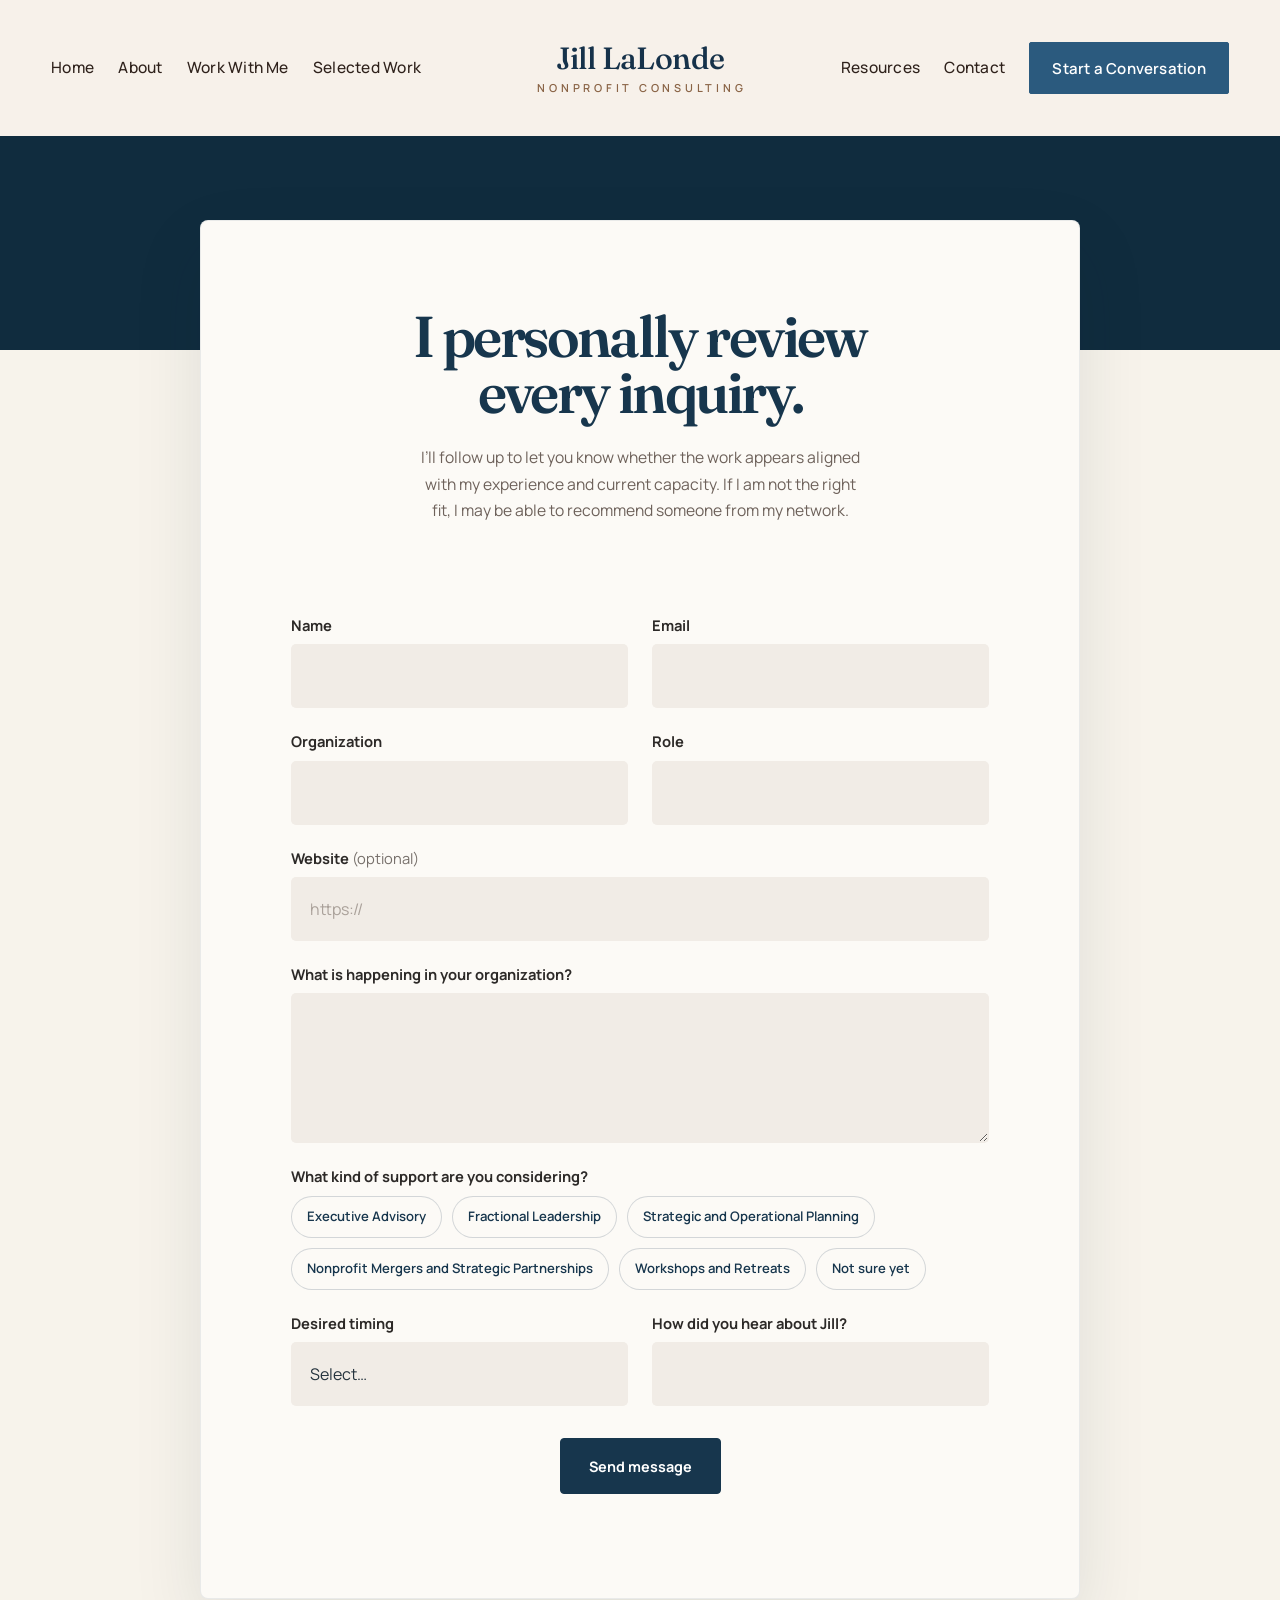
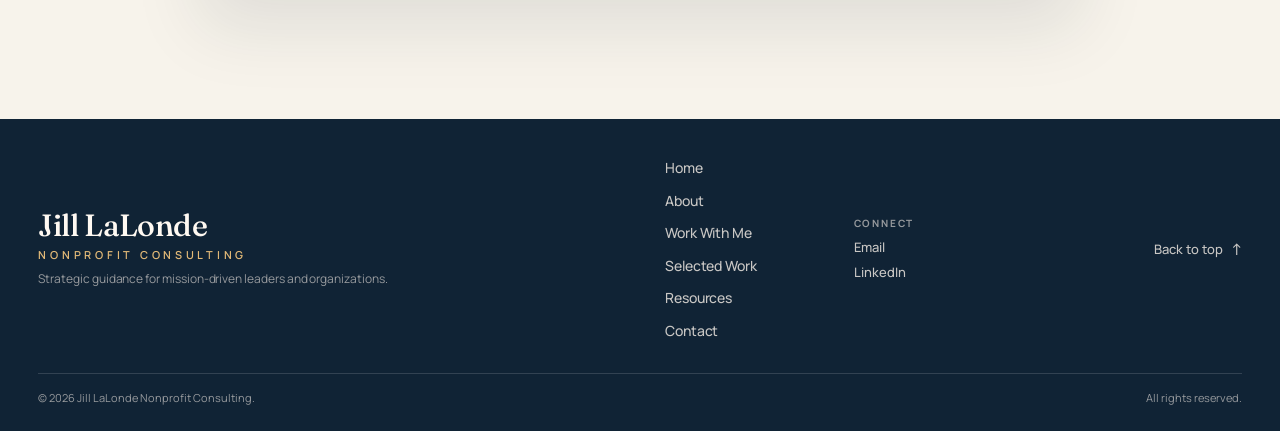
<file: contact.html>
<!DOCTYPE html>

<html lang="en">

<head>

<meta charset="UTF-8">

<meta name="viewport" content="width=device-width, initial-scale=1.0">

<title>Contact | Jill LaLonde Nonprofit Consulting</title>

<meta name="description" content="Let’s talk about what your organization needs next.">



<link rel="preconnect" href="https://fonts.googleapis.com">

<link rel="preconnect" href="https://fonts.gstatic.com" crossorigin>

<link href="https://fonts.googleapis.com/css2?family=Cormorant+Garamond:wght@400;500;600&family=Fraunces:opsz,wght@9..144,600&family=Manrope:wght@400;500;600&display=swap" rel="stylesheet">

<link rel="preconnect" href="https://api.fontshare.com">

<link href="https://api.fontshare.com/v2/css?f[]=satoshi@400,500,700&display=swap" rel="stylesheet">

<link rel="stylesheet" href="css/main.css?v=20261014d">

<link rel="stylesheet" href="css/pages.css?v=20261014d">



<style id="contact-card-no-photo">

/* =========================================================

  CONTACT CARD — NO PORTRAIT

  Keeps the same centered card/form layout, but removes the

  floating circular Jill photo and its reserved top space.

========================================================= */



.pg-reach {

   padding-top: clamp(64px, 7vw, 96px) !important;

}



.pg-reach-card {

   position: relative !important;

   padding-top: clamp(64px, 6vw, 86px) !important;

}



.pg-reach-head {

   margin-top: 0 !important;

   padding-top: 0 !important;

}



.pg-reach-head h2 {

   margin-top: 0 !important;

}



@media (max-width: 767px) {

   .pg-reach {

       padding-top: 44px !important;

   }



   .pg-reach-card {

       padding-top: 44px !important;

   }

}

</style>





<style id="contact-editorial-card-final">

/* =========================================================

  CONTACT — EDITORIAL OVERLAP CARD

  Navy upper field + warm lower field + centered ivory card

========================================================= */



body.pg-page,

body {

   background:#F7F3EB !important;

}



#top {

   background:#F7F3EB !important;

}



.pg-reach {

   position:relative !important;

   margin:0 !important;

   padding:110px 24px 110px !important;

   background:

       linear-gradient(

           to bottom,

           #102C3E 0,

           #102C3E 350px,

           #F7F3EB 350px,

           #F7F3EB 100%

       ) !important;

}



.pg-reach-card {

   width:min(100%, 1080px) !important;

   margin:0 auto !important;

   padding:88px 90px 84px !important;

   background:#FCFAF6 !important;

   border:1px solid rgba(23,54,77,.08) !important;

   border-radius:8px !important;

   box-shadow:0 28px 70px rgba(20,37,49,.10) !important;

   overflow:hidden !important;

}



.pg-reach-head {

   width:min(100%, 720px) !important;

   margin:0 auto 58px !important;

   padding:0 !important;

   text-align:center !important;

}



.pg-reach-head h2 {

   max-width:640px !important;

   margin:0 auto 22px !important;

   color:#17364D !important;

   font-family:"Fraunces", Georgia, serif !important;

   font-size:clamp(2.7rem,4.5vw,4.5rem) !important;

   font-weight:600 !important;

   line-height:.98 !important;

   letter-spacing:-.045em !important;

   text-wrap:balance !important;

}



.pg-reach-head p {

   max-width:690px !important;

   margin:0 auto !important;

   color:#6A625D !important;

   font-size:clamp(.98rem,1.15vw,1.12rem) !important;

   line-height:1.7 !important;

   text-wrap:balance !important;

}



.pg-form {

   width:100% !important;

   max-width:860px !important;

   margin:0 auto !important;

}



.pg-form-row {

   display:grid !important;

   grid-template-columns:repeat(2,minmax(0,1fr)) !important;

   gap:24px !important;

}



.pg-field {

   display:block !important;

   margin:0 0 24px !important;

}



.pg-field > span,

.pg-field > label,

.pg-field span:first-child {

   display:block !important;

   margin:0 0 10px !important;

   color:#2C2927 !important;

   font-size:.92rem !important;

   font-weight:700 !important;

   line-height:1.25 !important;

}



.pg-field em {

   color:#756E69 !important;

   font-style:normal !important;

   font-weight:400 !important;

}



.pg-field input,

.pg-field textarea,

.pg-field select {

   width:100% !important;

   border:1px solid transparent !important;

   border-radius:5px !important;

   background:#F1ECE6 !important;

   color:#24333D !important;

   font:inherit !important;

   outline:none !important;

   transition:border-color .2s ease, *background* .2s ease, box-shadow .2s ease !important;

}



.pg-field input,

.pg-field select {

   min-height:64px !important;

   padding:0 18px !important;

}



.pg-field textarea {

   min-height:150px !important;

   padding:18px !important;

   resize:vertical !important;

}



.pg-field input:focus,

.pg-field textarea:focus,

.pg-field select:focus {

   border-color:#4F7F9B !important;

   background:#FFFDFC !important;

   box-shadow:0 0 0 3px rgba(79,127,155,.10) !important;

}



.pg-field input::placeholder,

.pg-field textarea::placeholder {

   color:#AAA19A !important;

}



.pg-chips {

   display:flex !important;

   flex-wrap:wrap !important;

   gap:10px !important;

}



.pg-chip {

   margin:0 !important;

}



.pg-chip input {

   position:absolute !important;

   opacity:0 !important;

   pointer-events:none !important;

}



.pg-chip span {

   display:inline-flex !important;

   align-items:center !important;

   min-height:42px !important;

   padding:0 15px !important;

   margin:0 !important;

   border:1px solid rgba(23,54,77,.18) !important;

   border-radius:999px !important;

   background:#FCFAF6 !important;

   color:#17364D !important;

   font-size:.82rem !important;

   font-weight:600 !important;

   cursor:pointer !important;

}



.pg-chip input:checked + span {

   background:#17364D !important;

   border-color:#17364D !important;

   color:#FFFFFF !important;

}



.contact-actions {

   display:flex !important;

   align-items:center !important;

   gap:20px !important;

   margin-top:8px !important;

}



.contact-submit {

   min-height:56px !important;

   padding:0 28px !important;

   border:1px solid #17364D !important;

   border-radius:4px !important;

   background:#17364D !important;

   color:#FFFFFF !important;

   font-family:"Manrope","Satoshi",Arial,sans-serif !important;

   font-size:.9rem !important;

   font-weight:700 !important;

   cursor:pointer !important;

}



.contact-submit:hover {

   background:#2F6384 !important;

   border-color:#2F6384 !important;

}



.contact-submit span {

   display:none !important;

}



.contact-status {

   margin:0 !important;

   color:#667680 !important;

   font-size:.86rem !important;

}



@media (max-width: 900px) {

   .pg-reach {

       padding:72px 20px 80px !important;

       background:linear-gradient(to bottom,#102C3E 0,#102C3E 260px,#F7F3EB 260px,#F7F3EB 100%) !important;

   }



   .pg-reach-card {

       padding:64px 48px 60px !important;

   }



   .pg-reach-head {

       margin-bottom:44px !important;

   }

}



@media (max-width: 640px) {

   .pg-reach {

       padding:44px 12px 58px !important;

       background:linear-gradient(to bottom,#102C3E 0,#102C3E 190px,#F7F3EB 190px,#F7F3EB 100%) !important;

   }



   .pg-reach-card {

       padding:44px 22px 42px !important;

       border-radius:6px !important;

   }



   .pg-reach-head {

       margin-bottom:36px !important;

   }



   .pg-reach-head h2 {

       font-size:clamp(2.35rem,12vw,3.2rem) !important;

   }



   .pg-form-row {

       grid-template-columns:1fr !important;

       gap:0 !important;

   }



   .contact-actions {

       align-items:stretch !important;

       flex-direction:column !important;

   }



   .contact-submit {

       width:100% !important;

       justify-content:center !important;

   }

}

</style>




<style id="contact-blue-form-only-fix">
.pg-reach{position:relative!important;margin:0!important;padding:220px 24px 120px!important;background:linear-gradient(to bottom,#102C3E 0,#102C3E 350px,#F7F3EB 350px,#F7F3EB 100%)!important;}
.pg-reach-card{width:min(100%,1080px)!important;margin:0 auto!important;padding:88px 90px 84px!important;background:#FCFAF6!important;border:1px solid rgba(23,54,77,.08)!important;border-radius:8px!important;box-shadow:0 28px 70px rgba(20,37,49,.10)!important;}
.pg-reach-head{margin:0 auto 92px!important;}
.pg-form{width:100%!important;max-width:860px!important;margin:0 auto!important;}
@media(max-width:900px){.pg-reach{padding:140px 20px 88px!important;background:linear-gradient(to bottom,#102C3E 0,#102C3E 260px,#F7F3EB 260px,#F7F3EB 100%)!important}.pg-reach-card{padding:64px 48px 60px!important}}
@media(max-width:640px){.pg-reach{padding:90px 12px 64px!important;background:linear-gradient(to bottom,#102C3E 0,#102C3E 190px,#F7F3EB 190px,#F7F3EB 100%)!important}.pg-reach-card{padding:44px 22px 42px!important}}
</style>

</head>

<body class="pg-page">

<div class="page">



<!-- =========================================================

    HEADER

    ========================================================= -->

<header class="header" id="siteHeader">

   <nav class="header-nav header-nav-left" aria-label="Primary navigation left">

           <a href="index.html" class="nav-link">Home</a>

           <a href="about.html" class="nav-link">About</a>

           <a href="work-with-me.html" class="nav-link">Work With Me</a>

           <a href="selected-work.html" class="nav-link">Selected Work</a>

   </nav>



   <a href="index.html" class="brand brand-wordmark site-wordmark" aria-label="Jill LaLonde Nonprofit Consulting home">

       <span class="wm-name">Jill LaLonde</span>

       <span class="wm-sub">Nonprofit Consulting</span>

   </a>



   <nav class="header-nav header-nav-right" aria-label="Primary navigation right">

           <a href="resources.html" class="nav-link">Resources</a>

           <a href="contact.html" class="nav-link" aria-current="page">Contact</a>

       <a href="contact.html" class="nav-link nav-link-call">Start a Conversation</a>

       <button class="menu-toggle" type="button" aria-label="Open navigation" aria-expanded="false">

           <span class="menu-icon"><span></span><span></span><span></span></span>

       </button>

   </nav>

</header>



<nav class="mobile-menu" aria-label="Mobile navigation">

   <a href="index.html">Home</a>

   <a href="about.html">About</a>

   <a href="work-with-me.html">Work With Me</a>

   <a href="selected-work.html">Selected Work</a>

   <a href="resources.html">Resources</a>

   <a href="contact.html" aria-current="page">Contact</a>

   <a href="contact.html" class="mobile-menu-cta">Start a Conversation</a>

</nav>



<main id="top">



<!-- =========================================================

    CONTACT — one centered card with Jill's portrait on the top edge

    ========================================================= -->

<section class="pg-reach" id="contact" aria-labelledby="contactTitle">

   <div class="pg-reach-card">

       <div class="pg-reach-head">

           <h2 id="contactTitle">I personally review every inquiry.</h2>

           <p>I’ll follow up to let you know whether the work appears aligned with my experience and current capacity. If I am not the right fit, I may be able to recommend someone from my network.</p>

       </div>



       <!--

           Submissions are emailed to Jill via Web3Forms (https://web3forms.com).

           To connect: enter Jill's email on web3forms.com, then paste the

           access key it sends into the access_key value below.

       -->

       <form class="pg-form" id="contactForm" action="https://api.web3forms.com/submit" method="POST" novalidate>

           <input type="hidden" name="access_key" value="YOUR_WEB3FORMS_ACCESS_KEY">

           <input type="hidden" name="subject" value="New inquiry from your website">

           <input type="hidden" name="from_name" value="Jill LaLonde Website">

           <input type="checkbox" name="botcheck" class="contact-honeypot" tabindex="-1" autocomplete="off" aria-hidden="true">



           <div class="pg-form-row">

               <label class="pg-field"><span>Name</span><input type="text" name="name" autocomplete="name" required></label>

               <label class="pg-field"><span>Email</span><input type="email" name="email" autocomplete="email" required></label>

           </div>

           <div class="pg-form-row">

               <label class="pg-field"><span>Organization</span><input type="text" name="organization" autocomplete="organization"></label>

               <label class="pg-field"><span>Role</span><input type="text" name="role" autocomplete="organization-title"></label>

           </div>

           <label class="pg-field"><span>Website <em>(optional)</em></span><input type="url" name="website" autocomplete="url" placeholder="https://"></label>

           <label class="pg-field"><span>What is happening in your organization?</span><textarea name="message" rows="5" required></textarea></label>

           <div class="pg-field">

               <span id="supportLabel">What kind of support are you considering?</span>

               <div class="pg-chips" role="group" aria-labelledby="supportLabel">

                       <label class="pg-chip"><input type="checkbox" name="support" value="Executive Advisory"><span>Executive Advisory</span></label>

                       <label class="pg-chip"><input type="checkbox" name="support" value="Fractional Leadership"><span>Fractional Leadership</span></label>

                       <label class="pg-chip"><input type="checkbox" name="support" value="Strategic and Operational Planning"><span>Strategic and Operational Planning</span></label>

                       <label class="pg-chip"><input type="checkbox" name="support" value="Nonprofit Mergers and Strategic Partnerships"><span>Nonprofit Mergers and Strategic Partnerships</span></label>

                       <label class="pg-chip"><input type="checkbox" name="support" value="Workshops and Retreats"><span>Workshops and Retreats</span></label>

                       <label class="pg-chip"><input type="checkbox" name="support" value="Not sure yet"><span>Not sure yet</span></label>

               </div>

           </div>

           <div class="pg-form-row">

               <label class="pg-field">

                   <span>Desired timing</span>

                   <select name="timing">

                       <option value="">Select…</option>

                       <option>As soon as possible</option>

                       <option>Within the next 1 to 3 months</option>

                       <option>In 3 to 6 months</option>

                       <option>Later this year or beyond</option>

                       <option>Just exploring for now</option>

                   </select>

               </label>

               <label class="pg-field"><span>How did you hear about Jill?</span><input type="text" name="referral"></label>

           </div>



           <div class="contact-actions">

               <button type="submit" class="contact-submit">Send message <span aria-hidden="true">→</span></button>

               <p class="contact-status" role="status" aria-live="polite"></p>

           </div>

       </form>

   </div>

</section>



</main>



<!-- =========================================================

    FOOTER

    ========================================================= -->

<footer class="site-footer" aria-label="Site footer">

   <div class="site-footer-inner">

       <div class="site-footer-brand-wrap">

           <a href="index.html" class="site-footer-brand site-wordmark" aria-label="Jill LaLonde Nonprofit Consulting home">

               <span class="wm-name">Jill LaLonde</span>

               <span class="wm-sub">Nonprofit Consulting</span>

           </a>

           <p class="site-footer-tagline">Strategic guidance for mission-driven leaders and organizations.</p>

       </div>



       <nav class="site-footer-nav" aria-label="Footer navigation">

           <a href="index.html">Home</a>

           <a href="about.html">About</a>

           <a href="work-with-me.html">Work With Me</a>

           <a href="selected-work.html">Selected Work</a>

           <a href="resources.html">Resources</a>

           <a href="contact.html">Contact</a>

       </nav>



       <div class="site-footer-connect">

           <span class="site-footer-connect-label">Connect</span>

           <div class="site-footer-connect-links">

               <a href="contact.html">Email</a>

               <!-- Replace # with Jill's LinkedIn profile URL -->

               <a href="#" aria-label="LinkedIn">LinkedIn</a>

           </div>

       </div>



       <a href="#top" class="site-footer-top">

           Back to top <span aria-hidden="true">↑</span>

       </a>

   </div>



   <div class="site-footer-bottom">

       <span>© 2026 Jill LaLonde Nonprofit Consulting.</span>

       <span>All rights reserved.</span>

   </div>

</footer>



</div>



<script src="js/site.js?v=20261014d"></script>

</body>

</html>
</file>
